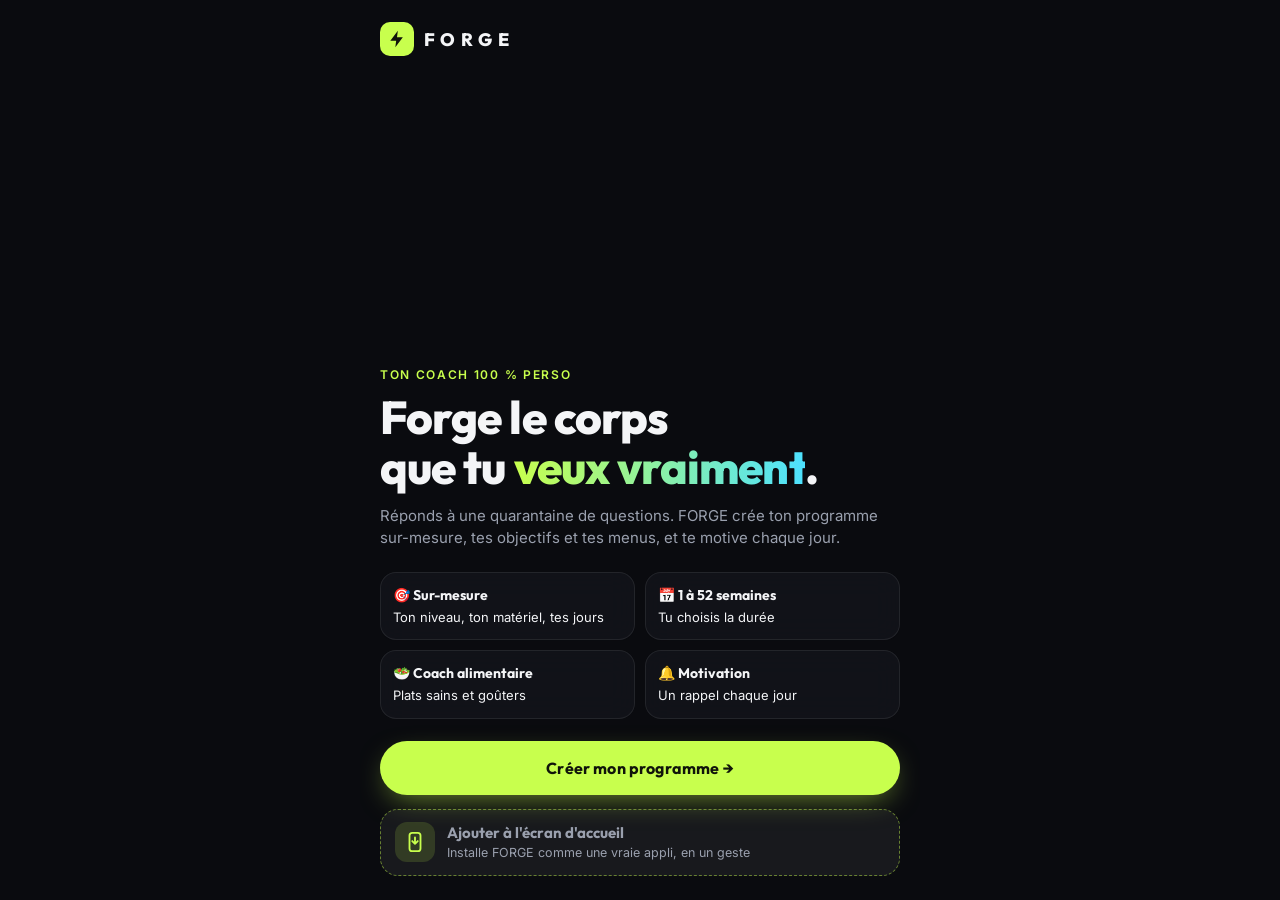
<file: index.html>
<!doctype html>
<html lang="fr">
<head>
  <meta charset="utf-8">
  <meta name="viewport" content="width=device-width, initial-scale=1, viewport-fit=cover">
  <title>FORGE — Ton coach perso</title>
  <meta name="description" content="Programme sportif 100 % personnalisé, objectifs, coach alimentaire et motivation quotidienne.">
  <meta name="theme-color" content="#0a0b0f">
  <meta name="color-scheme" content="dark">
  <!-- PWA / écran d'accueil -->
  <link rel="manifest" href="manifest.webmanifest">
  <meta name="mobile-web-app-capable" content="yes">
  <meta name="apple-mobile-web-app-capable" content="yes">
  <meta name="apple-mobile-web-app-status-bar-style" content="black-translucent">
  <meta name="apple-mobile-web-app-title" content="FORGE">
  <link rel="apple-touch-icon" href="icons/apple-touch-icon.png">
  <link rel="icon" type="image/png" sizes="32x32" href="icons/favicon-32.png">
  <!-- Polices -->
  <link rel="preconnect" href="https://fonts.googleapis.com">
  <link rel="preconnect" href="https://fonts.gstatic.com" crossorigin>
  <link rel="preconnect" href="https://images.unsplash.com">
  <link href="https://fonts.googleapis.com/css2?family=Inter:wght@400;500;600;700&family=Outfit:wght@600;700;800&display=swap" rel="stylesheet">
  <link rel="stylesheet" href="css/style.css">
</head>
<body>
  <main id="app"></main>

  <nav id="tabbar" class="tabbar hidden" aria-label="Navigation principale">
    <a class="tab" data-tab="accueil" href="#/accueil"><svg viewBox="0 0 24 24" fill="none" stroke="currentColor" stroke-width="2" stroke-linecap="round" stroke-linejoin="round"><path d="M3 10.5 12 3l9 7.5V20a1 1 0 0 1-1 1h-5v-6H9v6H4a1 1 0 0 1-1-1z"/></svg>Accueil</a>
    <a class="tab" data-tab="programme" href="#/programme"><svg viewBox="0 0 24 24" fill="none" stroke="currentColor" stroke-width="2" stroke-linecap="round" stroke-linejoin="round"><path d="M6.5 6.5v11M17.5 6.5v11M3 9v6M21 9v6M6.5 12h11"/></svg>Programme</a>
    <a class="tab" data-tab="nutrition" href="#/nutrition"><svg viewBox="0 0 24 24" fill="none" stroke="currentColor" stroke-width="2" stroke-linecap="round" stroke-linejoin="round"><path d="M4 3v8a3 3 0 0 0 3 3v7M10 3v8a3 3 0 0 1-3 3M7 3v5M17 21V3c-2.2 0-4 2.7-4 6s1.8 5 4 5"/></svg>Nutrition</a>
    <a class="tab" data-tab="objectifs" href="#/objectifs"><svg viewBox="0 0 24 24" fill="none" stroke="currentColor" stroke-width="2" stroke-linecap="round"><circle cx="12" cy="12" r="9"/><circle cx="12" cy="12" r="5"/><circle cx="12" cy="12" r="1.5" fill="currentColor"/></svg>Objectifs</a>
    <a class="tab" data-tab="profil" href="#/profil"><svg viewBox="0 0 24 24" fill="none" stroke="currentColor" stroke-width="2" stroke-linecap="round"><circle cx="12" cy="8" r="4"/><path d="M4 21a8 8 0 0 1 16 0"/></svg>Profil</a>
  </nav>

  <div id="toast" class="toast" role="status" aria-live="polite"></div>

  <script src="js/data.js"></script>
  <script src="js/engine.js"></script>
  <script src="js/app.js"></script>
</body>
</html>
</file>
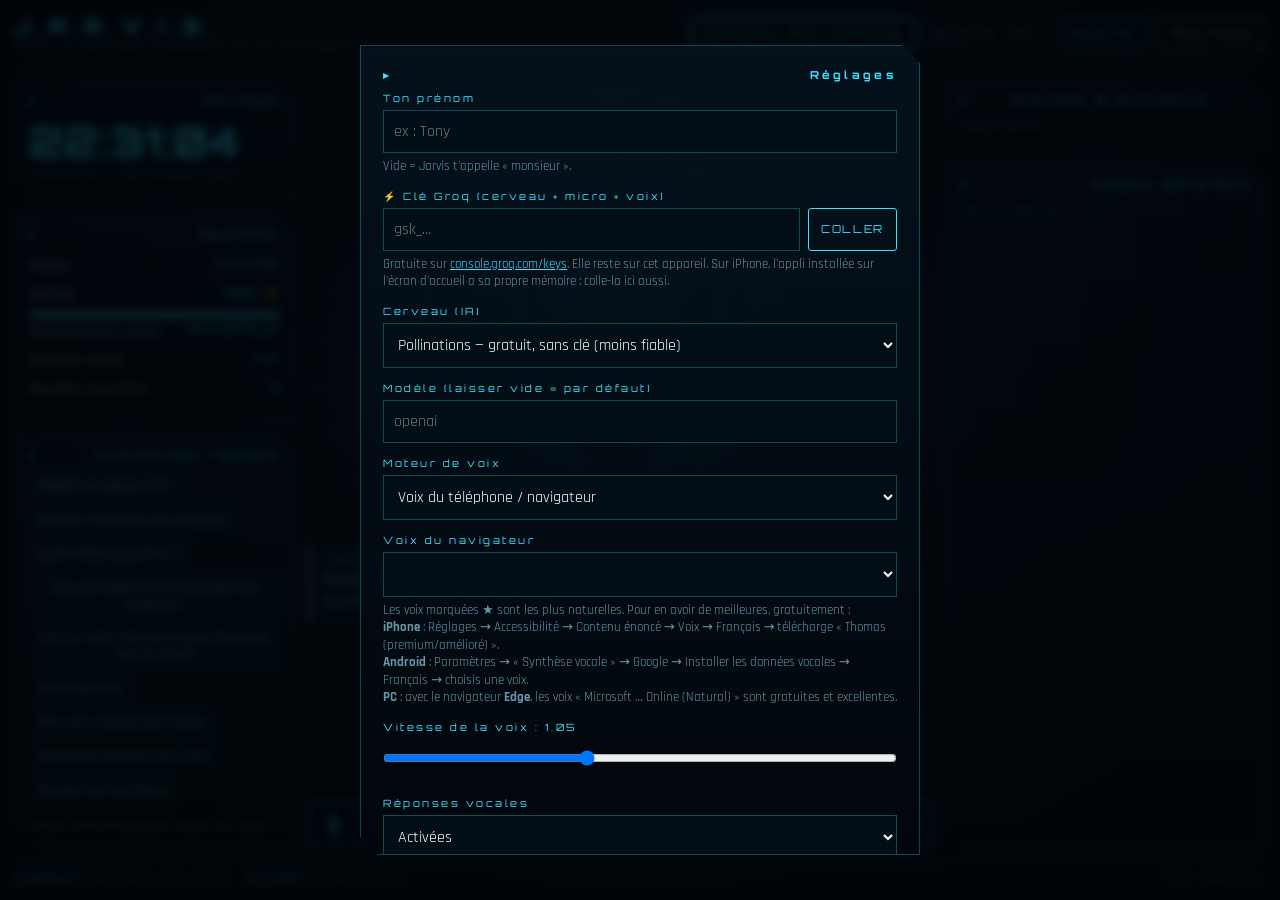
<file: jarvis/index.html>
<!doctype html>
<html lang="fr">
<head>
<meta charset="utf-8">
<meta name="viewport" content="width=device-width, initial-scale=1, viewport-fit=cover">
<title>J.A.R.V.I.S.</title>
<meta name="theme-color" content="#02070d">
<link rel="manifest" href="manifest.webmanifest">
<link rel="apple-touch-icon" href="icon-180.png">
<link rel="icon" href="icon-192.png">
<meta name="apple-mobile-web-app-capable" content="yes">
<meta name="mobile-web-app-capable" content="yes">
<meta name="apple-mobile-web-app-status-bar-style" content="black-translucent">
<meta name="apple-mobile-web-app-title" content="JARVIS">
<link rel="preconnect" href="https://fonts.googleapis.com">
<link rel="preconnect" href="https://fonts.gstatic.com" crossorigin>
<link href="https://fonts.googleapis.com/css2?family=Orbitron:wght@400;600;800&family=Rajdhani:wght@400;500;600&display=swap" rel="stylesheet">
<style>
:root{
  --bg:#02070d; --bg2:#06121c; --cyan:#3fe0ff; --cyan2:#00a8d6; --cyan-dim:rgba(63,224,255,.18);
  --gold:#ffb547; --red:#ff4d5e; --txt:#cfefff; --muted:#6c94a8; --line:rgba(63,224,255,.28);
  --glow:0 0 12px rgba(63,224,255,.55),0 0 32px rgba(63,224,255,.18);
}
*{box-sizing:border-box;margin:0;padding:0}
html,body{height:100%}
body{background:radial-gradient(ellipse at 50% 40%,#0a2433 0%,var(--bg2) 40%,var(--bg) 80%);color:var(--txt);
  font-family:Rajdhani,system-ui,sans-serif;font-size:16px;overflow:hidden}
body::before{content:"";position:fixed;inset:0;pointer-events:none;z-index:0;
  background-image:linear-gradient(var(--cyan-dim) 1px,transparent 1px),linear-gradient(90deg,var(--cyan-dim) 1px,transparent 1px);
  background-size:48px 48px;opacity:.18;mask-image:radial-gradient(ellipse at center,#000 30%,transparent 75%)}
body::after{content:"";position:fixed;inset:0;pointer-events:none;z-index:50;
  background:repeating-linear-gradient(0deg,rgba(0,0,0,.18) 0 1px,transparent 1px 3px);opacity:.35}
.app{position:relative;z-index:1;display:grid;grid-template-columns:280px 1fr 320px;grid-template-rows:auto 1fr auto;height:100%;gap:14px;padding:14px}
header{grid-column:1/-1;display:flex;align-items:center;justify-content:space-between;border-bottom:1px solid var(--line);padding-bottom:10px}
.brand{font-family:Orbitron;font-weight:800;letter-spacing:.35em;font-size:20px;color:var(--cyan);text-shadow:var(--glow)}
.brand small{display:block;font-family:Rajdhani;font-weight:500;letter-spacing:.25em;font-size:11px;color:var(--muted);text-shadow:none}
.hdr-right{display:flex;gap:10px;align-items:center}
.pill{font-family:Orbitron;font-size:11px;letter-spacing:.15em;padding:6px 10px;border:1px solid var(--line);border-radius:3px;color:var(--muted)}
.pill.on{color:var(--cyan);border-color:var(--cyan);box-shadow:var(--glow)}
.btn{font-family:Orbitron;font-size:11px;letter-spacing:.15em;background:transparent;color:var(--cyan);border:1px solid var(--cyan);
  padding:8px 12px;border-radius:3px;cursor:pointer;transition:.2s;text-transform:uppercase}
.btn:hover{background:var(--cyan);color:var(--bg);box-shadow:var(--glow)}
.btn.gold{color:var(--gold);border-color:var(--gold)} .btn.gold:hover{background:var(--gold);color:var(--bg)}

.panel{position:relative;border:1px solid var(--line);background:linear-gradient(180deg,rgba(8,30,44,.55),rgba(2,10,16,.55));
  backdrop-filter:blur(6px);padding:14px;overflow:hidden;clip-path:polygon(0 0,calc(100% - 18px) 0,100% 18px,100% 100%,18px 100%,0 calc(100% - 18px))}
.panel h3{font-family:Orbitron;font-size:11px;letter-spacing:.3em;color:var(--cyan);margin-bottom:10px;display:flex;justify-content:space-between}
.panel h3::before{content:"▸ "}
.side{display:flex;flex-direction:column;gap:14px;min-height:0}
.side .panel{flex:none}
.side .panel.grow{flex:1;min-height:0;display:flex;flex-direction:column}
.scroll{overflow-y:auto;flex:1;min-height:0;scrollbar-width:thin;scrollbar-color:var(--cyan2) transparent}

.clock{font-family:Orbitron;font-size:40px;font-weight:600;color:var(--cyan);text-shadow:var(--glow);letter-spacing:.05em}
.date{color:var(--muted);letter-spacing:.2em;text-transform:uppercase;font-size:13px}
.stat{display:flex;justify-content:space-between;font-size:14px;padding:5px 0;border-bottom:1px dashed rgba(63,224,255,.12)}
.stat b{font-family:Orbitron;font-weight:400;font-size:12px;color:var(--cyan)}
.bar{height:4px;background:rgba(63,224,255,.12);margin-top:4px}
.bar i{display:block;height:100%;background:var(--cyan);box-shadow:var(--glow);transition:width .4s}

.center{display:flex;flex-direction:column;align-items:center;min-height:0;gap:10px}
.core-wrap{position:relative;width:min(46vh,100%);aspect-ratio:1;flex:none;cursor:pointer}
#core{width:100%;height:100%}
.core-label{position:absolute;inset:0;display:flex;flex-direction:column;align-items:center;justify-content:center;pointer-events:none}
.core-label .name{font-family:Orbitron;font-weight:800;letter-spacing:.4em;font-size:clamp(14px,2.6vh,22px);color:#e8fbff;text-shadow:var(--glow);padding-left:.4em}
.core-label .state{font-family:Orbitron;font-size:10px;letter-spacing:.35em;color:var(--cyan);margin-top:6px;padding-left:.35em}
.transcript{min-height:26px;font-size:18px;color:#fff;text-align:center;max-width:700px;text-shadow:0 0 8px rgba(63,224,255,.5)}
.transcript.interim{color:var(--muted)}

.chat{flex:1;width:100%;max-width:820px;min-height:0;display:flex;flex-direction:column}
.msgs{display:flex;flex-direction:column;gap:10px;padding-right:6px}
.msg{max-width:88%;padding:10px 14px;line-height:1.35;font-size:16px;animation:in .35s ease}
.msg.user{align-self:flex-end;border-right:2px solid var(--gold);background:rgba(255,181,71,.07);color:#ffe9c7}
.msg.bot{align-self:flex-start;border-left:2px solid var(--cyan);background:rgba(63,224,255,.06)}
.msg .who{font-family:Orbitron;font-size:9px;letter-spacing:.3em;opacity:.6;margin-bottom:3px}
.msg img{display:block;width:100%;max-width:420px;margin-top:8px;border:1px solid var(--line);min-height:120px;background:#04121b}
.card{display:flex;align-items:center;gap:10px;margin-top:8px;padding:8px 10px;border:1px solid var(--line);background:rgba(0,0,0,.25);font-size:14px}
.card a{color:var(--cyan);text-decoration:none;font-family:Orbitron;font-size:11px;letter-spacing:.1em;border:1px solid var(--cyan);padding:5px 8px;white-space:nowrap}
.card a:hover{background:var(--cyan);color:var(--bg)}
@keyframes in{from{opacity:0;transform:translateY(8px)}to{opacity:1;transform:none}}

.inputbar{width:100%;max-width:820px;display:flex;gap:8px}
.inputbar input{flex:1;background:rgba(2,14,22,.8);border:1px solid var(--line);color:#fff;font:inherit;font-size:16px;padding:12px 14px;outline:none}
.inputbar input:focus{border-color:var(--cyan);box-shadow:var(--glow)}
.mic{width:52px;border:1px solid var(--cyan);background:transparent;color:var(--cyan);cursor:pointer;display:grid;place-items:center}
.mic.live{background:var(--red);border-color:var(--red);color:#fff;box-shadow:0 0 18px var(--red)}
.mic svg{width:22px;height:22px}

.item{display:flex;justify-content:space-between;align-items:center;gap:8px;padding:8px 0;border-bottom:1px dashed rgba(63,224,255,.12)}
.item .t{font-family:Orbitron;font-size:16px;color:var(--gold)}
.item .l{font-size:13px;color:var(--muted)}
.item button{background:none;border:none;color:var(--red);cursor:pointer;font-size:16px}
.empty{color:var(--muted);font-size:13px;font-style:italic}
.gallery{display:grid;grid-template-columns:1fr 1fr;gap:6px}
.gallery img{width:100%;aspect-ratio:1;object-fit:cover;border:1px solid var(--line);cursor:pointer;background:#04121b}
.quick{display:flex;flex-wrap:wrap;gap:6px}
.quick button{font:inherit;font-size:13px;background:rgba(63,224,255,.06);border:1px solid var(--line);color:var(--txt);padding:5px 8px;cursor:pointer}
.quick button:hover{border-color:var(--cyan);color:var(--cyan)}

footer{grid-column:1/-1;display:flex;justify-content:space-between;color:var(--muted);font-size:12px;letter-spacing:.15em;border-top:1px solid var(--line);padding-top:8px}
footer kbd{font-family:Orbitron;border:1px solid var(--line);padding:1px 5px;font-size:10px;color:var(--cyan)}

.modal{position:fixed;inset:0;background:rgba(0,4,8,.8);backdrop-filter:blur(4px);display:none;align-items:center;justify-content:center;z-index:60;padding:16px}
.modal.open{display:flex}
.modal .panel{width:min(560px,100%);max-height:90vh;overflow-y:auto;padding:22px}
.field{margin-bottom:14px}
.field label{display:block;font-family:Orbitron;font-size:10px;letter-spacing:.25em;color:var(--cyan);margin-bottom:6px}
.field input,.field select{width:100%;background:#020e16;border:1px solid var(--line);color:#fff;font:inherit;padding:10px}
.field p{font-size:13px;color:var(--muted);margin-top:5px;line-height:1.35}
.field p a{color:var(--cyan)}
.row{display:flex;gap:10px;justify-content:flex-end;margin-top:8px}
.alarm-overlay{position:fixed;inset:0;z-index:70;display:none;flex-direction:column;align-items:center;justify-content:center;gap:20px;
  background:radial-gradient(circle,rgba(255,77,94,.35),rgba(0,0,0,.9));animation:pulse 1s infinite}
.alarm-overlay.open{display:flex}
.alarm-overlay .big{font-family:Orbitron;font-size:64px;color:#fff;text-shadow:0 0 30px var(--red)}
@keyframes pulse{50%{background-color:rgba(255,77,94,.15)}}

@media (max-width:1100px){
  html,body{height:100%;overflow:hidden}
  body{overscroll-behavior:none;-webkit-tap-highlight-color:transparent}
  .app{display:flex;flex-direction:column;height:100dvh;gap:8px;
    padding:calc(env(safe-area-inset-top) + 10px) 16px calc(env(safe-area-inset-bottom) + 10px)}
  header{flex:none;padding-bottom:8px}
  .brand small{display:none}
  .brand{font-size:16px;letter-spacing:.25em}
  .hdr-right{gap:6px}
  .hdr-right .pill{display:none}
  .btn{padding:8px 9px;font-size:10px;letter-spacing:.08em}
  .mob{display:inline-flex !important}
  .side.left{display:none}
  .center{flex:1;min-height:0;gap:8px}
  .core-wrap{width:min(52vw,26dvh)}
  .transcript{font-size:17px;min-height:22px}
  .chat{min-height:0}
  .msg{max-width:94%;font-size:16px}
  .quick-m{display:flex !important;gap:6px;overflow-x:auto;width:100%;flex:none;scrollbar-width:none;padding-bottom:2px}
  .quick-m::-webkit-scrollbar{display:none}
  .quick-m button{flex:none;font:inherit;font-size:14px;background:rgba(63,224,255,.06);border:1px solid var(--line);color:var(--txt);padding:7px 11px;border-radius:16px}
  .inputbar{flex:none;align-items:center}
  .inputbar input{min-width:0;font-size:16px;padding:12px;border-radius:24px}
  .inputbar .btn{height:46px;width:46px;padding:0;border-radius:50%;font-size:16px}
  .mic{width:62px;height:62px;border-radius:50%;border-width:2px;box-shadow:var(--glow);flex:none}
  .mic svg{width:28px;height:28px}
  .side.right{position:fixed;left:0;right:0;bottom:0;z-index:40;height:72dvh;padding:16px 16px calc(env(safe-area-inset-bottom) + 16px);
    background:#030c13;border-top:1px solid var(--cyan);box-shadow:0 -10px 40px rgba(0,0,0,.7);
    transform:translateY(105%);transition:transform .3s ease}
  .side.right.open{transform:none}
  .drawer-close{display:block !important}
  footer{display:none}
  .gallery{grid-template-columns:1fr 1fr 1fr}
}
</style>
</head>
<body>
<div class="app">
  <header>
    <div class="brand">J.A.R.V.I.S.<small>Juste un Assistant Rudement Vif et Intelligent</small></div>
    <div class="hdr-right">
      <span class="pill" id="pillProvider">—</span>
      <span class="pill" id="pillWake" title="Mode écoute permanente">ÉCOUTE : OFF</span>
      <button class="btn mob" id="btnPanel" style="display:none">⏰ <span id="panelCount">0</span></button>
      <button class="btn" id="btnWake">Écoute</button>
      <button class="btn gold" id="btnSettings">Réglages</button>
    </div>
  </header>

  <aside class="side left">
    <div class="panel">
      <h3>Horloge</h3>
      <div class="clock" id="clock">00:00:00</div>
      <div class="date" id="date">—</div>
    </div>
    <div class="panel">
      <h3>Système</h3>
      <div class="stat"><span>Réseau</span><b id="sNet">—</b></div>
      <div class="stat"><span>Batterie</span><b id="sBat">—</b></div>
      <div class="bar"><i id="sBatBar" style="width:0"></i></div>
      <div class="stat"><span>Reconnaissance vocale</span><b id="sStt">—</b></div>
      <div class="stat"><span>Synthèse vocale</span><b id="sTts">—</b></div>
      <div class="stat"><span>Requêtes aujourd'hui</span><b id="sReq">0</b></div>
    </div>
    <div class="panel grow">
      <h3>Commandes rapides</h3>
      <div class="scroll">
        <div class="quick" id="quick"></div>
        <p class="empty" style="margin-top:12px;font-style:normal;line-height:1.4">
          Astuce : enchaîne plusieurs ordres d'un coup.<br>« Mets une alarme à 7h, cherche les résultats du PSG et crée une image d'un loup en armure. »
        </p>
      </div>
    </div>
  </aside>

  <main class="center">
    <div class="core-wrap" id="coreWrap" title="Clique pour parler">
      <canvas id="core"></canvas>
      <div class="core-label"><div class="name">JARVIS</div><div class="state" id="coreState">EN LIGNE</div></div>
    </div>
    <div class="transcript" id="transcript"></div>
    <div class="chat"><div class="msgs scroll" id="msgs"></div></div>
    <div class="quick-m" id="quickM" style="display:none"></div>
    <form class="inputbar" id="form" autocomplete="off">
      <button type="button" class="mic" id="mic" title="Parler (Espace)">
        <svg viewBox="0 0 24 24" fill="none" stroke="currentColor" stroke-width="2"><rect x="9" y="2" width="6" height="12" rx="3"/><path d="M5 10a7 7 0 0 0 14 0M12 17v5M8 22h8"/></svg>
      </button>
      <input id="input" placeholder="Parle-moi ou écris ici…">
      <button class="btn" type="submit">➤</button>
    </form>
  </main>

  <aside class="side right" id="rightPanel">
    <button class="btn drawer-close" id="btnClosePanel" style="display:none;align-self:flex-end">Fermer ✕</button>
    <div class="panel">
      <h3>Alarmes & minuteurs <span id="alarmCount"></span></h3>
      <div id="alarms"></div>
    </div>
    <div class="panel grow">
      <h3>Images générées</h3>
      <div class="scroll"><div class="gallery" id="gallery"></div><p class="empty" id="galEmpty">Aucune image pour l'instant.</p></div>
    </div>
  </aside>

  <footer>
    <span><kbd>ESPACE</kbd> maintenir pour parler · <kbd>ÉCHAP</kbd> couper la voix</span>
    <span id="foot">Prêt, monsieur.</span>
  </footer>
</div>

<div class="modal" id="settings">
  <div class="panel">
    <h3>Réglages</h3>
    <div class="field">
      <label>Ton prénom</label>
      <input id="cfgName" placeholder="ex : Tony">
      <p>Vide = Jarvis t'appelle « monsieur ».</p>
    </div>
    <div class="field">
      <label>⚡ Clé Groq (cerveau + micro + voix)</label>
      <div style="display:flex;gap:8px"><input id="cfgGroq" type="password" placeholder="gsk_…" style="flex:1"><button class="btn" type="button" id="btnPaste">Coller</button></div>
      <p>Gratuite sur <a href="https://console.groq.com/keys" target="_blank" rel="noopener">console.groq.com/keys</a>. Elle reste sur cet appareil. Sur iPhone, l'appli installée sur l'écran d'accueil a sa propre mémoire : colle-la ici aussi.</p>
    </div>
    <div class="field">
      <label>Cerveau (IA)</label>
      <select id="cfgProvider">
        <option value="gemini">Google Gemini — gratuit, le plus intelligent (clé gratuite)</option>
        <option value="groq">Groq — gratuit, ultra rapide (clé gratuite)</option>
        <option value="pollinations">Pollinations — gratuit, sans clé (moins fiable)</option>
      </select>
    </div>
    <div class="field" id="fKey">
      <label>Clé API</label>
      <input id="cfgKey" type="password" placeholder="Colle ta clé ici">
      <p id="keyHelp"></p>
    </div>
    <div class="field">
      <label>Modèle (laisser vide = par défaut)</label>
      <input id="cfgModel" placeholder="">
    </div>
    <div class="field">
      <label>Moteur de voix</label>
      <select id="cfgTts">
        <option value="azure">🇫🇷 Voix française Microsoft (Henri, Denise…) — recommandé</option>
        <option value="browser">Voix du téléphone / navigateur</option>
        <option value="groq">Voix IA Groq (accent anglais)</option>
      </select>
      <p id="ttsHelp">La voix Groq demande d'accepter une fois ses conditions (gratuit) : <a href="https://console.groq.com/playground?model=canopylabs%2Forpheus-v1-english" target="_blank" rel="noopener">ouvrir la page Groq</a>, puis « Accept ».</p>
    </div>
    <div id="fAzure">
      <div class="field">
        <label>Clé Azure Speech</label>
        <div style="display:flex;gap:8px"><input id="cfgAzureKey" type="password" placeholder="Clé 1 de ta ressource Speech" style="flex:1"><button class="btn" type="button" id="btnPasteAz">Coller</button></div>
        <p>Gratuit (500 000 caractères/mois ≈ 3 000 réponses) :<br>
        1. Crée un compte sur <a href="https://azure.microsoft.com/free" target="_blank" rel="noopener">azure.microsoft.com/free</a>.<br>
        2. Ouvre <a href="https://portal.azure.com/#create/Microsoft.CognitiveServicesSpeechServices" target="_blank" rel="noopener">Créer une ressource Speech</a> → région <b>France Central</b> → tarif <b>Free F0</b> → Créer.<br>
        3. Dans la ressource : « Clés et point de terminaison » → copie la <b>Clé 1</b> ici.</p>
      </div>
      <div class="field">
        <label>Région Azure</label>
        <select id="cfgAzureRegion">
          <option value="francecentral">France Central</option><option value="westeurope">West Europe</option><option value="northeurope">North Europe</option>
          <option value="switzerlandnorth">Switzerland North</option><option value="eastus">East US</option><option value="canadacentral">Canada Central</option>
        </select>
      </div>
      <div class="field">
        <label>Voix française</label>
        <select id="cfgAzureVoice">
          <option value="fr-FR-HenriNeural">Henri (homme, posé) — style Jarvis</option>
          <option value="fr-FR-RemyMultilingualNeural">Rémy (homme, très naturel)</option>
          <option value="fr-FR-AlainNeural">Alain (homme)</option>
          <option value="fr-FR-ClaudeNeural">Claude (homme, grave)</option>
          <option value="fr-FR-JeromeNeural">Jérôme (homme)</option>
          <option value="fr-FR-YvesNeural">Yves (homme)</option>
          <option value="fr-FR-DeniseNeural">Denise (femme)</option>
          <option value="fr-FR-VivienneMultilingualNeural">Vivienne (femme, très naturelle)</option>
          <option value="fr-FR-EloiseNeural">Éloïse (femme, jeune)</option>
          <option value="fr-CA-ThierryNeural">Thierry (Québec)</option>
          <option value="fr-BE-GerardNeural">Gérard (Belgique)</option>
          <option value="fr-CH-FabriceNeural">Fabrice (Suisse)</option>
        </select>
        <div class="row" style="justify-content:flex-start"><button class="btn" type="button" id="btnTestVoice">▶ Tester la voix</button></div>
      </div>
    </div>
    <div class="field" id="fGroqVoice">
      <label>Voix Groq</label>
      <select id="cfgGroqVoice">
        <option value="daniel">Daniel (homme, posé)</option><option value="austin">Austin (homme)</option><option value="troy">Troy (homme, grave)</option>
        <option value="diana">Diana (femme)</option><option value="hannah">Hannah (femme)</option><option value="autumn">Autumn (femme)</option>
      </select>
    </div>
    <div class="field" id="fBrowserVoice">
      <label>Voix du navigateur</label>
      <select id="cfgVoice"></select>
      <p>Les voix marquées ★ sont les plus naturelles. Pour en avoir de meilleures, gratuitement :<br>
      <b>iPhone</b> : Réglages → Accessibilité → Contenu énoncé → Voix → Français → télécharge « Thomas (premium/amélioré) ».<br>
      <b>Android</b> : Paramètres → « Synthèse vocale » → Google → Installer les données vocales → Français → choisis une voix.<br>
      <b>PC</b> : avec le navigateur <b>Edge</b>, les voix « Microsoft … Online (Natural) » sont gratuites et excellentes.</p>
    </div>
    <div class="field">
      <label>Vitesse de la voix : <span id="rateVal">1.05</span></label>
      <input id="cfgRate" type="range" min="0.7" max="1.6" step="0.05">
    </div>
    <div class="field">
      <label>Réponses vocales</label>
      <select id="cfgSpeak"><option value="1">Activées</option><option value="0">Désactivées</option></select>
    </div>
    <div class="row">
      <button class="btn" id="btnClear">Effacer la mémoire</button>
      <button class="btn gold" id="btnSave">Enregistrer</button>
    </div>
  </div>
</div>

<div class="alarm-overlay" id="alarmOverlay">
  <div class="big" id="alarmTime">07:00</div>
  <div id="alarmLabel" style="font-size:22px;letter-spacing:.2em"></div>
  <button class="btn gold" id="btnStopAlarm" style="font-size:16px;padding:14px 26px">Arrêter</button>
</div>

<script>
(() => {
'use strict';
const $ = (id) => document.getElementById(id);
const isMobile = matchMedia('(pointer:coarse)').matches || /Android|iPhone|iPad/i.test(navigator.userAgent);
const LS = {
  get(k, d) { try { const v = localStorage.getItem('jarvis_' + k); return v == null ? d : JSON.parse(v); } catch { return d; } },
  set(k, v) { try { localStorage.setItem('jarvis_' + k, JSON.stringify(v)); } catch {} }
};

/* ================= CONFIG ================= */
const PROVIDERS = {
  gemini: { label: 'GEMINI', model: 'gemini-2.5-flash', needsKey: true,
    help: 'Gratuit : va sur <a href="https://aistudio.google.com/apikey" target="_blank" rel="noopener">aistudio.google.com/apikey</a>, connecte-toi avec ton compte Google, « Create API key », copie-la ici. Quota gratuit de plusieurs centaines de requêtes par jour.' },
  groq: { label: 'GROQ', model: 'openai/gpt-oss-120b', needsKey: true,
    help: 'Gratuit : crée un compte sur <a href="https://console.groq.com/keys" target="_blank" rel="noopener">console.groq.com/keys</a>, « Create API Key », copie-la ici. Très rapide, quota gratuit quotidien.' },
  pollinations: { label: 'POLLINATIONS', model: 'openai', needsKey: false,
    help: 'Aucune clé nécessaire. Service communautaire gratuit : parfois lent ou saturé.' }
};
let cfg = Object.assign({ name: '', provider: 'pollinations', keys: {}, models: {}, voice: '', rate: 1.05, speak: true, tts: 'browser', groqVoice: 'daniel', azureKey: '', azureRegion: 'francecentral', azureVoice: 'fr-FR-HenriNeural' }, LS.get('cfg', {}));
// Migration : l'ancienne voix par défaut (Groq, accent anglais) → voix française
if (!cfg.ttsV2) { cfg.ttsV2 = true; if (cfg.tts === 'groq') cfg.tts = cfg.azureKey ? 'azure' : 'browser'; }
const groqKey = () => (cfg.keys.groq || '').trim();
let history = LS.get('history', []);
let alarms = LS.get('alarms', []);
let images = LS.get('images', []);

/* ================= UI HELPERS ================= */
const msgs = $('msgs');
const esc = (s) => String(s ?? '').replace(/[&<>"']/g, (c) => ({ '&': '&amp;', '<': '&lt;', '>': '&gt;', '"': '&quot;', "'": '&#39;' }[c]));
const title = () => cfg.name ? cfg.name : 'monsieur';

function addMsg(role, text, extraNodes = []) {
  const d = document.createElement('div');
  d.className = 'msg ' + role;
  d.innerHTML = `<div class="who">${role === 'user' ? (esc(cfg.name) || 'VOUS').toUpperCase() : 'JARVIS'}</div><div class="txt"></div>`;
  d.querySelector('.txt').textContent = text;
  extraNodes.forEach((n) => d.appendChild(n));
  msgs.appendChild(d);
  msgs.scrollTop = msgs.scrollHeight;
  return d;
}
function card(text, href, linkText) {
  const c = document.createElement('div');
  c.className = 'card';
  c.innerHTML = `<span style="flex:1">${esc(text)}</span>`;
  if (href) {
    const a = document.createElement('a');
    a.href = href; a.target = '_blank'; a.rel = 'noopener'; a.textContent = linkText || 'OUVRIR';
    c.appendChild(a);
  }
  return c;
}
function setState(s) { $('coreState').textContent = s; coreMode = s; }
function foot(t) { $('foot').textContent = t; }

/* ================= CLOCK & SYSTEM ================= */
function tick() {
  const n = new Date();
  $('clock').textContent = n.toLocaleTimeString('fr-FR');
  $('date').textContent = n.toLocaleDateString('fr-FR', { weekday: 'long', day: 'numeric', month: 'long', year: 'numeric' });
  checkAlarms(n);
}
function netStat() { $('sNet').textContent = navigator.onLine ? 'EN LIGNE' : 'HORS LIGNE'; }
addEventListener('online', netStat); addEventListener('offline', netStat); netStat();
if (navigator.getBattery) navigator.getBattery().then((b) => {
  const up = () => { $('sBat').textContent = Math.round(b.level * 100) + '%' + (b.charging ? ' ⚡' : ''); $('sBatBar').style.width = b.level * 100 + '%'; };
  b.addEventListener('levelchange', up); b.addEventListener('chargingchange', up); up();
}); else $('sBat').textContent = 'N/D';
function countReq() {
  const k = new Date().toDateString();
  const r = LS.get('req', { d: k, n: 0 });
  if (r.d !== k) { r.d = k; r.n = 0; }
  r.n++; LS.set('req', r); $('sReq').textContent = r.n;
}
{ const r = LS.get('req', null); if (r && r.d === new Date().toDateString()) $('sReq').textContent = r.n; }

/* ================= ARC REACTOR CANVAS ================= */
const cv = $('core'), cx = cv.getContext('2d');
let speakLevel = 0, coreMode = 'EN LIGNE', level = 0, targetLevel = 0, t0 = performance.now();
function resize() { const r = cv.getBoundingClientRect(); const dpr = Math.min(devicePixelRatio || 1, 2); cv.width = r.width * dpr; cv.height = r.height * dpr; }
addEventListener('resize', resize); resize();
const particles = Array.from({ length: 90 }, () => ({ a: Math.random() * Math.PI * 2, r: .55 + Math.random() * .4, s: (Math.random() - .5) * .006, z: Math.random() }));
function draw(now) {
  const W = cv.width, H = cv.height, R = Math.min(W, H) / 2, t = (now - t0) / 1000;
  cx.clearRect(0, 0, W, H);
  cx.save(); cx.translate(W / 2, H / 2);
  const speaking = coreMode === 'PARLE', listening = coreMode === 'ÉCOUTE', thinking = coreMode === 'ANALYSE';
  if (speaking) targetLevel = ttsSource ? .15 + speakLevel * .9 : .35 + Math.abs(Math.sin(t * 9)) * .4 * Math.random() + .15;
  else if (!listening) targetLevel = thinking ? .25 + Math.sin(t * 4) * .1 : .08 + Math.sin(t * 1.5) * .04;
  level += (targetLevel - level) * .18;
  const col = listening ? '255,181,71' : '63,224,255';
  // glow
  const g = cx.createRadialGradient(0, 0, 0, 0, 0, R);
  g.addColorStop(0, `rgba(${col},${.35 + level * .5})`); g.addColorStop(.35, `rgba(${col},.08)`); g.addColorStop(1, 'rgba(0,0,0,0)');
  cx.fillStyle = g; cx.beginPath(); cx.arc(0, 0, R, 0, Math.PI * 2); cx.fill();
  cx.shadowColor = `rgba(${col},.9)`; cx.shadowBlur = 14;
  // rings
  const ring = (rad, w, a0, len, segs, speed, alpha) => {
    cx.lineWidth = w; cx.strokeStyle = `rgba(${col},${alpha})`;
    for (let i = 0; i < segs; i++) {
      const a = a0 + t * speed + (i * Math.PI * 2) / segs;
      cx.beginPath(); cx.arc(0, 0, rad, a, a + len); cx.stroke();
    }
  };
  ring(R * .92, R * .012, 0, .9, 3, .15, .5);
  ring(R * .84, R * .03, .3, .35, 8, -.35 - level, .75);
  ring(R * .74, R * .008, 0, Math.PI * 2, 1, 0, .4);
  ring(R * .66, R * .05, 0, .18, 18, .5 + level * 2, .55);
  // ticks
  cx.lineWidth = R * .006; cx.strokeStyle = `rgba(${col},.6)`;
  for (let i = 0; i < 72; i++) {
    const a = (i / 72) * Math.PI * 2 - t * .05, l = i % 6 === 0 ? .06 : .025;
    cx.beginPath(); cx.moveTo(Math.cos(a) * R * .97, Math.sin(a) * R * .97); cx.lineTo(Math.cos(a) * R * (.97 - l), Math.sin(a) * R * (.97 - l)); cx.stroke();
  }
  // waveform ring
  cx.beginPath(); cx.lineWidth = R * .012; cx.strokeStyle = `rgba(${col},.95)`;
  for (let i = 0; i <= 128; i++) {
    const a = (i / 128) * Math.PI * 2;
    const amp = level * R * .12 * (Math.sin(a * 6 + t * 7) * .6 + Math.sin(a * 13 - t * 11) * .4);
    const rr = R * .5 + amp;
    i ? cx.lineTo(Math.cos(a) * rr, Math.sin(a) * rr) : cx.moveTo(Math.cos(a) * rr, Math.sin(a) * rr);
  }
  cx.closePath(); cx.stroke();
  // triangle core
  cx.lineWidth = R * .02; cx.strokeStyle = `rgba(${col},.8)`;
  cx.beginPath();
  for (let i = 0; i < 3; i++) { const a = -Math.PI / 2 + i * Math.PI * 2 / 3 + t * .2; const rr = R * (.36 + level * .05); i ? cx.lineTo(Math.cos(a) * rr, Math.sin(a) * rr) : cx.moveTo(Math.cos(a) * rr, Math.sin(a) * rr); }
  cx.closePath(); cx.stroke();
  // particles
  cx.shadowBlur = 6;
  particles.forEach((p) => {
    p.a += p.s * (1 + level * 4);
    const rr = R * p.r;
    cx.fillStyle = `rgba(${col},${.3 + p.z * .6})`;
    cx.beginPath(); cx.arc(Math.cos(p.a) * rr, Math.sin(p.a) * rr, R * .006 * (1 + p.z), 0, Math.PI * 2); cx.fill();
  });
  cx.restore();
  requestAnimationFrame(draw);
}
requestAnimationFrame(draw);

/* ================= AUDIO (beeps + mic level) ================= */
let actx;
let ttsUnlocked = false;
function audio() {
  if (!actx) actx = new (window.AudioContext || window.webkitAudioContext)();
  if (actx.state === 'suspended') actx.resume();
  // iPhone/Safari : la voix doit être « débloquée » par un premier geste de l'utilisateur
  if (!ttsUnlocked && window.speechSynthesis) { ttsUnlocked = true; try { const u = new SpeechSynthesisUtterance(' '); u.volume = 0; speechSynthesis.speak(u); } catch {} }
  return actx;
}
function beep(freq = 880, dur = .12, vol = .08) {
  try {
    const a = audio(), o = a.createOscillator(), g = a.createGain();
    o.type = 'sine'; o.frequency.value = freq; g.gain.value = vol;
    g.gain.exponentialRampToValueAtTime(.0001, a.currentTime + dur);
    o.connect(g).connect(a.destination); o.start(); o.stop(a.currentTime + dur);
  } catch {}
}
let micAnalyser, micData, micStream;
async function getMic() {
  if (micStream && micStream.getAudioTracks().some((t) => t.readyState === 'live')) return micStream;
  micStream = await navigator.mediaDevices.getUserMedia({ audio: { echoCancellation: true, noiseSuppression: true, autoGainControl: true } });
  const a = audio(); micAnalyser = a.createAnalyser(); micAnalyser.fftSize = 1024;
  a.createMediaStreamSource(micStream).connect(micAnalyser); micData = new Uint8Array(micAnalyser.frequencyBinCount);
  return micStream;
}
(function meterLoop() {
  if (micAnalyser && coreMode === 'ÉCOUTE') { micAnalyser.getByteFrequencyData(micData); let sum = 0; for (const v of micData) sum += v; targetLevel = Math.min(1, sum / micData.length / 40); }
  requestAnimationFrame(meterLoop);
})();
// L'indicateur du réacteur avec la reco du navigateur : seulement sur ordinateur (sur mobile, ça bloque le micro)
async function startMeter() { if (isMobile || micStream) return; try { await getMic(); } catch {} }

/* ================= TEXT-TO-SPEECH ================= */
const synth = window.speechSynthesis;
let voices = [];
function loadVoices() {
  if (!synth) { $('sTts').textContent = 'N/D'; return; }
  const GOOD = /natural|online|neural|premium|enhanced|amélioré|wavenet|studio|siri/i;
  const score = (v) => (GOOD.test(v.name) ? 10 : 0) + (/fr-FR/i.test(v.lang) ? 3 : 0) + (/henri|remy|rémy|thomas|paul|alain|claude|jerome|yves|male|homme/i.test(v.name) ? 2 : 0) + (v.localService ? 0 : 1);
  voices = synth.getVoices().filter((v) => /^fr/i.test(v.lang));
  if (!voices.length) voices = synth.getVoices();
  voices.sort((a, b) => score(b) - score(a));
  const sel = $('cfgVoice'); sel.innerHTML = '';
  voices.forEach((v) => { const o = document.createElement('option'); o.value = v.name; o.textContent = `${GOOD.test(v.name) ? '★ ' : ''}${v.name} (${v.lang})`; sel.appendChild(o); });
  if (!cfg.voice || !voices.some((v) => v.name === cfg.voice) || (!cfg.voicePicked && voices[0] && score(voices[0]) >= 10)) {
    if (voices[0]) cfg.voice = voices[0].name;
  }
  sel.value = cfg.voice;
  $('sTts').textContent = voices.length ? 'OK' : 'N/D';
}
if (synth) { loadVoices(); synth.onvoiceschanged = loadVoices; }
const cleanForSpeech = (t) => t.replace(/[\u{1F300}-\u{1FAFF}\u{2600}-\u{27BF}*_#`]/gu, '').replace(/https?:\/\/\S+/g, 'le lien').trim();
let ttsSource = null, ttsToken = 0, groqTtsWarned = false;
function stopSpeaking() { ttsToken++; try { ttsSource && ttsSource.stop(); } catch {} ttsSource = null; synth && synth.cancel(); }
function chunkText(t, max = 180) {
  const parts = t.match(/[^.!?;:]+[.!?;:]*\s*/g) || [t], out = [];
  let cur = '';
  for (let p of parts) {
    while (p.length > max) { const i = p.lastIndexOf(' ', max) > 40 ? p.lastIndexOf(' ', max) : max; out.push((cur + p.slice(0, i)).trim()); cur = ''; p = p.slice(i); }
    if ((cur + p).length > max) { if (cur.trim()) out.push(cur.trim()); cur = p; } else cur += p;
  }
  if (cur.trim()) out.push(cur.trim());
  return out;
}
async function groqTTS(chunk) {
  const r = await fetch('https://api.groq.com/openai/v1/audio/speech', {
    method: 'POST', headers: { 'Content-Type': 'application/json', Authorization: 'Bearer ' + groqKey() },
    body: JSON.stringify({ model: 'canopylabs/orpheus-v1-english', voice: cfg.groqVoice || 'daniel', input: chunk, response_format: 'wav' })
  });
  if (!r.ok) { let m = 'Erreur voix ' + r.status; try { const j = await r.json(); m = j.error?.message || m; if (j.error?.code === 'model_terms_required') m = 'TERMS'; } catch {} throw new Error(m); }
  return audio().decodeAudioData(await r.arrayBuffer());
}
const xmlEsc = (t) => t.replace(/[<>&'"]/g, (c) => ({ '<': '&lt;', '>': '&gt;', '&': '&amp;', "'": '&apos;', '"': '&quot;' }[c]));
async function azureTTS(chunk) {
  const rate = Math.round((cfg.rate - 1) * 100);
  const lang = (cfg.azureVoice || 'fr-FR-HenriNeural').slice(0, 5);
  const ssml = `<speak version='1.0' xml:lang='${lang}'><voice name='${cfg.azureVoice || 'fr-FR-HenriNeural'}'><prosody rate='${rate >= 0 ? '+' : ''}${rate}%' pitch='-2%'>${xmlEsc(chunk)}</prosody></voice></speak>`;
  const r = await fetch(`https://${cfg.azureRegion || 'francecentral'}.tts.speech.microsoft.com/cognitiveservices/v1`, {
    method: 'POST',
    headers: { 'Ocp-Apim-Subscription-Key': (cfg.azureKey || '').trim(), 'Content-Type': 'application/ssml+xml', 'X-Microsoft-OutputFormat': 'audio-24khz-48kbitrate-mono-mp3' },
    body: ssml
  });
  if (!r.ok) throw new Error(r.status === 401 ? 'clé Azure refusée (vérifie la clé et la région)' : r.status === 429 ? 'quota gratuit Azure atteint' : 'erreur Azure ' + r.status);
  return audio().decodeAudioData(await r.arrayBuffer());
}
function speakGroq(text) { return speakAI(text, groqTTS, 180); }
function speakAzure(text) { return speakAI(text, azureTTS, 900); }
async function speakAI(text, fetcher, max) {
  const my = ++ttsToken, a = audio();
  const chunks = chunkText(text, max);
  let next = fetcher(chunks[0]);
  for (let i = 0; i < chunks.length; i++) {
    const buf = await next;
    if (my !== ttsToken) return;
    if (i + 1 < chunks.length) next = fetcher(chunks[i + 1]);
    await new Promise((res) => {
      const src = a.createBufferSource(), an = a.createAnalyser(); an.fftSize = 256;
      src.buffer = buf; src.connect(an); an.connect(a.destination); ttsSource = src;
      const d = new Uint8Array(an.frequencyBinCount);
      setState('PARLE');
      (function lvl() { if (ttsSource !== src) return; an.getByteFrequencyData(d); let s = 0; for (const v of d) s += v; speakLevel = Math.min(1, s / d.length / 50); requestAnimationFrame(lvl); })();
      src.onended = () => { if (ttsSource === src) ttsSource = null; res(); };
      src.start();
    });
    if (my !== ttsToken) return;
  }
}
async function speak(text) {
  if (!cfg.speak || !text) return;
  const clean = cleanForSpeech(text);
  if (!clean) return;
  stopSpeaking();
  pauseRecognition();
  try {
    if (cfg.tts === 'azure' && (cfg.azureKey || '').trim()) {
      try { await speakAzure(clean); return; }
      catch (e) { if (!groqTtsWarned) { groqTtsWarned = true; addMsg('bot', 'Voix Microsoft indisponible : ' + e.message + '. Je prends la voix du téléphone.'); } }
    }
    if (cfg.tts === 'groq' && groqKey()) {
      try { await speakGroq(clean); return; }
      catch (e) {
        if (!groqTtsWarned) {
          groqTtsWarned = true;
          const b = addMsg('bot', e.message === 'TERMS' ? 'La voix Groq n\'est pas encore activée : acceptez ses conditions (gratuit, une seule fois), je prends la voix du téléphone en attendant.' : 'Voix Groq indisponible (' + e.message + '), je prends la voix du téléphone.');
          if (e.message === 'TERMS') b.appendChild(card('Activer la voix Groq : ouvrez la page, puis cliquez sur « Accept ».', 'https://console.groq.com/playground?model=canopylabs%2Forpheus-v1-english', 'ACTIVER'));
        }
      }
    }
    await speakBrowser(clean);
  } finally {
    setState(wakeMode ? 'EN VEILLE' : 'EN LIGNE');
    resumeRecognition();
  }
}
function speakBrowser(text) {
  return new Promise((res) => {
    if (!synth || !cfg.speak || !text) return res();
    synth.cancel();
    const u = new SpeechSynthesisUtterance(text);
    const v = voices.find((x) => x.name === cfg.voice); if (v) { u.voice = v; u.lang = v.lang; } else u.lang = 'fr-FR';
    u.rate = cfg.rate; u.pitch = .9;
    u.onstart = () => setState('PARLE');
    u.onend = res; u.onerror = res;
    synth.speak(u);
  });
}

/* ================= SPEECH RECOGNITION ================= */
const SR = window.SpeechRecognition || window.webkitSpeechRecognition;
let rec = null, recActive = false, wakeMode = false, pttMode = false, pttRec = false, recPaused = false, finalText = '';
const sttLabel = () => { $('sStt').textContent = groqKey() ? 'WHISPER (GROQ)' : SR ? 'NAVIGATEUR' : 'N/D'; };
sttLabel();
function makeRec() {
  const r = new SR();
  r.lang = 'fr-FR'; r.interimResults = true; r.continuous = true; r.maxAlternatives = 1;
  r.onresult = (e) => {
    let interim = '';
    for (let i = e.resultIndex; i < e.results.length; i++) {
      const tx = e.results[i][0].transcript;
      if (e.results[i].isFinal) handleFinal(tx); else interim += tx;
    }
    const tr = $('transcript');
    tr.textContent = (pttMode ? finalText + ' ' : '') + interim; tr.className = 'transcript interim';
  };
  r.onerror = (e) => { if (e.error === 'not-allowed') { foot('Micro refusé : autorise-le dans le navigateur.'); wakeMode = false; updateWake(); } };
  r.onend = () => {
    recActive = false;
    if (pttMode) { if (pttRec) { pttRec = false; finishPTT(); } return; }
    if (wakeMode && !recPaused) setTimeout(startRec, 250);
  };
  return r;
}
function startRec() {
  if (!SR || recActive) return;
  // Sur mobile, en mode « toucher pour parler », la reco s'arrête toute seule quand tu te tais → envoi automatique
  try { rec = rec || makeRec(); rec.continuous = !(isMobile && pttMode); rec.start(); recActive = true; } catch {}
}
function stopRec() { if (rec && recActive) try { rec.stop(); } catch {} }
function pauseRecognition() { recPaused = true; if (wakeMode) stopRec(); }
function resumeRecognition() { recPaused = false; if (wakeMode && !recActive) setTimeout(startRec, 300); }

let wakeArmedUntil = 0;
function handleFinal(tx) {
  tx = tx.trim(); if (!tx) return;
  if (pttMode) { finalText += ' ' + tx; return; }
  if (!wakeMode) return;
  const m = tx.match(/\b(jarvis|jarvice|jarvi|j\.a\.r\.v\.i\.s)\b[\s,!.]*(.*)/i);
  if (m) {
    const rest = m[2].trim();
    if (rest.length > 2) send(rest);
    else { wakeArmedUntil = Date.now() + 8000; beep(1046, .1); speak('Oui, ' + title() + ' ?'); }
  } else if (Date.now() < wakeArmedUntil) { wakeArmedUntil = 0; send(tx); }
}
/* ---- Micro via Groq Whisper (marche sur iPhone, Android et PC, même appli installée) ---- */
const useWhisper = () => !!groqKey() && !!navigator.mediaDevices && !!window.MediaRecorder;
let wRec = null, wState = null;
function pickMime() {
  for (const m of ['audio/webm;codecs=opus', 'audio/webm', 'audio/mp4', 'audio/ogg;codecs=opus', 'audio/aac']) if (MediaRecorder.isTypeSupported && MediaRecorder.isTypeSupported(m)) return m;
  return '';
}
async function startWhisper() {
  if (wRec) return;
  stopSpeaking();
  audio();
  if (wakeMode) stopRec();
  let stream;
  try { stream = await getMic(); }
  catch (e) { foot('Micro refusé : autorise-le dans les réglages du téléphone / navigateur.'); addMsg('bot', 'Je n\'ai pas accès au micro, ' + title() + '. Autorisez-le dans les réglages du navigateur, puis réessayez.'); return; }
  const mime = pickMime();
  const chunks = [];
  try { wRec = mime ? new MediaRecorder(stream, { mimeType: mime }) : new MediaRecorder(stream); }
  catch { wRec = new MediaRecorder(stream); }
  const type = (wRec.mimeType || mime || 'audio/webm').split(';')[0];
  wState = { spoke: false, start: performance.now(), lastVoice: performance.now(), cancelled: false };
  wRec.ondataavailable = (e) => { if (e.data && e.data.size) chunks.push(e.data); };
  wRec.onstop = async () => {
    const st = wState; wRec = null; wState = null;
    $('mic').classList.remove('live'); beep(440, .08);
    if (st.cancelled || !st.spoke || !chunks.length) { setState(wakeMode ? 'EN VEILLE' : 'EN LIGNE'); if (!st.spoke) foot('Je n\'ai rien entendu.'); if (wakeMode) setTimeout(startRec, 300); return; }
    setState('ANALYSE'); foot('Transcription…');
    try {
      const ext = type.includes('mp4') || type.includes('aac') ? 'm4a' : type.includes('ogg') ? 'ogg' : 'webm';
      const fd = new FormData();
      fd.append('file', new Blob(chunks, { type }), 'voix.' + ext);
      fd.append('model', 'whisper-large-v3-turbo'); fd.append('language', 'fr'); fd.append('temperature', '0'); fd.append('response_format', 'json');
      const r = await fetch('https://api.groq.com/openai/v1/audio/transcriptions', { method: 'POST', headers: { Authorization: 'Bearer ' + groqKey() }, body: fd });
      const j = await r.json().catch(() => ({}));
      if (!r.ok) throw new Error(j.error?.message || 'Erreur ' + r.status);
      const text = (j.text || '').trim();
      setState(wakeMode ? 'EN VEILLE' : 'EN LIGNE');
      if (!text || /amara\.org|sous-titr|merci d'avoir regardé/i.test(text)) { foot('Je n\'ai pas compris, réessayez.'); }
      else send(text);
    } catch (e) {
      setState('EN LIGNE'); addMsg('bot', 'La transcription a échoué : ' + (e.message || e));
    }
    if (wakeMode) setTimeout(startRec, 300);
  };
  wRec.start(250);
  $('mic').classList.add('live'); setState('ÉCOUTE'); beep(660, .08);
  try { navigator.vibrate && navigator.vibrate(30); } catch {}
  foot('Je vous écoute…');
  // Détection de silence : on coupe tout seul quand vous avez fini de parler
  const buf = new Float32Array(micAnalyser.fftSize);
  let floor = 0.01;
  (function watch() {
    if (!wRec || !wState) return;
    micAnalyser.getFloatTimeDomainData(buf);
    let sum = 0; for (const v of buf) sum += v * v;
    const rms = Math.sqrt(sum / buf.length), now = performance.now(), el = now - wState.start;
    if (el < 300) floor = Math.max(floor, rms);
    if (rms > Math.max(0.02, floor * 2.2)) { wState.spoke = true; wState.lastVoice = now; }
    if ((wState.spoke && now - wState.lastVoice > 1400) || el > 30000 || (!wState.spoke && el > 8000)) { stopWhisper(); return; }
    requestAnimationFrame(watch);
  })();
}
function stopWhisper() { if (wRec && wRec.state !== 'inactive') { try { wRec.requestData(); } catch {} wRec.stop(); } }
// Sur PC, si on maintient Espace, on considère qu'on a parlé même si le niveau est faible
function stopWhisperManual() { if (wState) wState.spoke = wState.spoke || performance.now() - wState.start > 700; stopWhisper(); }

function startPTT() {
  if (useWhisper()) { startWhisper(); return; }
  if (!SR) { foot('Micro : ajoute ta clé Groq dans Réglages (ou utilise Chrome / Edge).'); openSettings(); return; }
  if (pttMode) return;
  stopSpeaking();
  audio(); startMeter();
  pttMode = true; finalText = '';
  try { navigator.vibrate && navigator.vibrate(30); } catch {}
  if (wakeMode) stopRec();
  $('mic').classList.add('live'); setState('ÉCOUTE'); beep(660, .08);
  setTimeout(() => { if (!pttMode) return; recActive = false; pttRec = true; startRec(); }, wakeMode ? 350 : 0);
}
function stopPTT() { if (wRec) { stopWhisperManual(); return; } if (!pttMode) return; if (pttRec) stopRec(); else finishPTT(); }
function finishPTT() {
  pttMode = false; $('mic').classList.remove('live'); beep(440, .08);
  const text = finalText.trim() || $('transcript').textContent.trim();
  $('transcript').textContent = '';
  setState(wakeMode ? 'EN VEILLE' : 'EN LIGNE');
  if (text) send(text);
  if (wakeMode) setTimeout(startRec, 300);
}
function updateWake() {
  $('pillWake').textContent = 'ÉCOUTE : ' + (wakeMode ? 'ON' : 'OFF');
  $('pillWake').classList.toggle('on', wakeMode);
  setState(wakeMode ? 'EN VEILLE' : 'EN LIGNE');
}
$('btnWake').onclick = () => {
  if (!SR) return foot('Reconnaissance vocale indisponible : utilise Chrome ou Edge.');
  audio(); startMeter();
  wakeMode = !wakeMode; updateWake();
  if (wakeMode) { startRec(); speak(`Mode écoute activé. Dites « Jarvis » suivi de votre demande, ${title()}.`); }
  else stopRec();
};
// Click mic = toggle; hold space = push-to-talk
const toggleTalk = () => (pttMode || wRec ? stopPTT() : startPTT());
$('mic').onclick = toggleTalk;
$('coreWrap').onclick = toggleTalk;
let spaceDown = false;
addEventListener('keydown', (e) => {
  if (e.code === 'Space' && document.activeElement.tagName !== 'INPUT' && !e.repeat && !$('settings').classList.contains('open')) { e.preventDefault(); spaceDown = true; startPTT(); }
  if (e.key === 'Escape') stopSpeaking();
});
addEventListener('keyup', (e) => { if (e.code === 'Space' && spaceDown) { spaceDown = false; stopPTT(); } });

/* ================= ALARMS ================= */
function saveAlarms() { LS.set('alarms', alarms); renderAlarms(); }
function renderAlarms() {
  const box = $('alarms'); box.innerHTML = '';
  $('panelCount').textContent = alarms.length;
  if (!alarms.length) { box.innerHTML = '<p class="empty">Aucune alarme.</p>'; $('alarmCount').textContent = ''; return; }
  $('alarmCount').textContent = alarms.length;
  alarms.sort((a, b) => a.at - b.at).forEach((a) => {
    const d = new Date(a.at), it = document.createElement('div'); it.className = 'item';
    const isToday = d.toDateString() === new Date().toDateString();
    const rem = a.kind === 'timer' ? ' · reste ' + fmtDur(Math.max(0, (a.at - Date.now()) / 1000)) : '';
    it.innerHTML = `<div><div class="t">${d.toLocaleTimeString('fr-FR', { hour: '2-digit', minute: '2-digit' })}</div><div class="l">${a.kind === 'timer' ? '⏱ Minuteur' : '⏰ ' + (isToday ? "Aujourd'hui" : d.toLocaleDateString('fr-FR', { weekday: 'short', day: 'numeric' }))}${esc(a.label ? ' · ' + a.label : '')}${rem}</div></div>`;
    const x = document.createElement('button'); x.textContent = '✕'; x.title = 'Supprimer';
    x.onclick = () => { alarms = alarms.filter((y) => y.id !== a.id); saveAlarms(); };
    it.appendChild(x); box.appendChild(it);
  });
}
function fmtDur(s) { s = Math.round(s); const h = Math.floor(s / 3600), m = Math.floor((s % 3600) / 60), x = s % 60; return (h ? h + 'h' : '') + (h || m ? String(m).padStart(h ? 2 : 1, '0') + 'min' : '') + (h ? '' : String(x).padStart(2, '0') + 's'); }
function addAlarm(time, label, date) {
  const m = String(time || '').match(/(\d{1,2})\s*[:hH]\s*(\d{0,2})/);
  if (!m) return null;
  let d;
  if (date && /^\d{4}-\d{2}-\d{2}$/.test(date)) { const [y, mo, da] = date.split('-').map(Number); d = new Date(y, mo - 1, da); }
  else d = new Date();
  d.setHours(+m[1], +(m[2] || 0), 0, 0);
  if (d.getTime() <= Date.now()) d.setDate(d.getDate() + 1);
  const a = { id: Date.now() + Math.random(), at: d.getTime(), label: label || '', kind: 'alarm' };
  alarms.push(a); saveAlarms(); askNotif(); return a;
}
function addTimer(seconds, label) {
  seconds = Math.max(1, Math.round(+seconds || 0));
  const a = { id: Date.now() + Math.random(), at: Date.now() + seconds * 1000, label: label || '', kind: 'timer' };
  alarms.push(a); saveAlarms(); askNotif(); return a;
}
function askNotif() { if ('Notification' in window && Notification.permission === 'default') Notification.requestPermission(); }
let ringing = null, ringInt = null;
function checkAlarms(now) {
  if (alarms.some((a) => a.kind === 'timer')) renderAlarms();
  if (ringing) return;
  const due = alarms.find((a) => a.at <= now.getTime());
  if (!due) return;
  alarms = alarms.filter((a) => a.id !== due.id); saveAlarms();
  ringing = due;
  $('alarmTime').textContent = new Date(due.at).toLocaleTimeString('fr-FR', { hour: '2-digit', minute: '2-digit' });
  $('alarmLabel').textContent = (due.kind === 'timer' ? 'MINUTEUR TERMINÉ' : 'ALARME') + (due.label ? ' · ' + due.label.toUpperCase() : '');
  $('alarmOverlay').classList.add('open');
  ringInt = setInterval(() => { beep(988, .18, .2); setTimeout(() => beep(1318, .18, .2), 220); }, 900);
  try { if ('Notification' in window && Notification.permission === 'granted') new Notification('JARVIS', { body: $('alarmLabel').textContent }); } catch {}
  speak(`${title()}, ${due.kind === 'timer' ? 'votre minuteur est terminé' : 'il est l\'heure'}${due.label ? ' : ' + due.label : ''}.`);
}
$('btnStopAlarm').onclick = () => { clearInterval(ringInt); ringing = null; $('alarmOverlay').classList.remove('open'); stopSpeaking(); };
renderAlarms();

/* ================= IMAGES ================= */
function imageUrl(prompt) {
  const seed = Math.floor(Math.random() * 1e6);
  return `https://image.pollinations.ai/prompt/${encodeURIComponent(prompt)}?width=1024&height=1024&nologo=true&seed=${seed}`;
}
function renderGallery() {
  const g = $('gallery'); g.innerHTML = '';
  $('galEmpty').style.display = images.length ? 'none' : '';
  images.slice().reverse().forEach((im) => {
    const i = document.createElement('img'); i.src = im.url; i.alt = im.prompt; i.title = im.prompt; i.loading = 'lazy';
    i.onclick = () => window.open(im.url, '_blank', 'noopener');
    g.appendChild(i);
  });
}
renderGallery();

/* ================= WEATHER (Open-Meteo, gratuit sans clé) ================= */
const WMO = { 0: 'ciel dégagé', 1: 'plutôt dégagé', 2: 'partiellement nuageux', 3: 'couvert', 45: 'brouillard', 48: 'brouillard givrant', 51: 'bruine légère', 53: 'bruine', 55: 'bruine forte', 61: 'pluie légère', 63: 'pluie', 65: 'forte pluie', 71: 'neige légère', 73: 'neige', 75: 'forte neige', 80: 'averses', 81: 'averses', 82: 'fortes averses', 95: 'orage', 96: 'orage avec grêle', 99: 'orage violent' };
async function weather(city) {
  let lat, lon, name = city;
  if (city) {
    const g = await fetch(`https://geocoding-api.open-meteo.com/v1/search?name=${encodeURIComponent(city)}&count=1&language=fr`).then((r) => r.json());
    if (!g.results || !g.results.length) return `Je ne trouve pas la ville « ${city} ».`;
    ({ latitude: lat, longitude: lon, name } = g.results[0]);
  } else {
    const p = await new Promise((res, rej) => navigator.geolocation ? navigator.geolocation.getCurrentPosition(res, rej, { timeout: 8000 }) : rej());
    lat = p.coords.latitude; lon = p.coords.longitude; name = 'votre position';
  }
  const w = await fetch(`https://api.open-meteo.com/v1/forecast?latitude=${lat}&longitude=${lon}&current=temperature_2m,weather_code,wind_speed_10m&daily=temperature_2m_max,temperature_2m_min,weather_code&timezone=auto&forecast_days=2`).then((r) => r.json());
  const c = w.current, d = w.daily;
  return `Météo à ${name} : ${Math.round(c.temperature_2m)}°C, ${WMO[c.weather_code] || 'conditions variables'}, vent ${Math.round(c.wind_speed_10m)} km/h. Aujourd'hui entre ${Math.round(d.temperature_2m_min[0])} et ${Math.round(d.temperature_2m_max[0])}°C ; demain ${WMO[d.weather_code[1]] || ''}, entre ${Math.round(d.temperature_2m_min[1])} et ${Math.round(d.temperature_2m_max[1])}°C.`;
}

/* ================= LLM ================= */
function systemPrompt() {
  const now = new Date();
  return `Tu es JARVIS, l'assistant IA personnel de ${cfg.name || "l'utilisateur"} : élégant, loyal, efficace, avec un humour pince-sans-rire très britannique. Tu parles français, tu vouvoies et tu appelles l'utilisateur « ${title()} ». Tes réponses sont COURTES (1 à 3 phrases), naturelles à l'oral, sans markdown ni emoji.
Date et heure actuelles : ${now.toLocaleString('fr-FR', { weekday: 'long', day: 'numeric', month: 'long', year: 'numeric', hour: '2-digit', minute: '2-digit' })} (ISO ${now.toISOString().slice(0, 10)}).

Tu peux déclencher des ACTIONS. L'utilisateur peut en demander plusieurs dans une seule phrase : exécute-les toutes.
Réponds UNIQUEMENT avec un objet JSON valide, sans rien autour, de la forme :
{"reply":"ce que tu dis à voix haute","actions":[ ... ]}

Actions disponibles :
- {"type":"alarm","time":"HH:MM","date":"YYYY-MM-DD ou vide","label":"texte"}  → alarme / réveil / rappel à une heure précise
- {"type":"timer","seconds":300,"label":"texte"}  → minuteur / « dans X minutes »
- {"type":"image","prompt":"description détaillée EN ANGLAIS, style, éclairage, qualité"}  → créer / générer / dessiner une image
- {"type":"search","query":"requête"}  → rechercher sur internet, actualités, infos récentes, prix, résultats sportifs
- {"type":"youtube","query":"requête"}  → mettre une musique / vidéo
- {"type":"maps","query":"lieu ou itinéraire"}  → itinéraire, adresse, lieu
- {"type":"email","to":"adresse ou vide","subject":"objet","body":"corps complet du mail rédigé"}  → écrire / répondre / envoyer un mail Gmail (rédige le mail entier toi-même, soigné)
- {"type":"open_gmail","query":"recherche gmail ou vide"}  → ouvrir / consulter la boîte Gmail
- {"type":"weather","city":"ville ou vide pour la position actuelle"}  → météo
- {"type":"open","url":"https://..."}  → ouvrir un site précis
Si aucune action n'est nécessaire, mets "actions":[]. Pour une recherche, tu peux aussi donner dans "reply" ce que tu sais déjà, en précisant que tu ouvres la recherche pour les infos à jour. N'invente jamais de faits récents.`;
}
function parseJSON(txt) {
  if (!txt) return null;
  try { return JSON.parse(txt); } catch {}
  const s = txt.indexOf('{'), e = txt.lastIndexOf('}');
  if (s >= 0 && e > s) { try { return JSON.parse(txt.slice(s, e + 1)); } catch {} }
  return { reply: txt.replace(/```json|```/g, '').trim(), actions: [] };
}
async function callLLM(userText) {
  const p = cfg.provider, P = PROVIDERS[p];
  const model = (cfg.models[p] || '').trim() || P.model;
  const key = (cfg.keys[p] || '').trim();
  if (P.needsKey && !key) throw new Error('NOKEY');
  const msgsArr = [...history.slice(-16), { role: 'user', content: userText }];
  let raw;
  if (p === 'gemini') {
    const body = {
      systemInstruction: { parts: [{ text: systemPrompt() }] },
      contents: msgsArr.map((m) => ({ role: m.role === 'assistant' ? 'model' : 'user', parts: [{ text: m.content }] })),
      generationConfig: { responseMimeType: 'application/json', temperature: .7 }
    };
    const r = await fetch(`https://generativelanguage.googleapis.com/v1beta/models/${encodeURIComponent(model)}:generateContent`, {
      method: 'POST', headers: { 'Content-Type': 'application/json', 'x-goog-api-key': key }, body: JSON.stringify(body)
    });
    const j = await r.json();
    if (!r.ok) throw new Error(j.error?.message || 'Erreur Gemini ' + r.status);
    raw = j.candidates?.[0]?.content?.parts?.map((x) => x.text).join('') || '';
  } else {
    const url = p === 'groq' ? 'https://api.groq.com/openai/v1/chat/completions' : 'https://text.pollinations.ai/openai';
    const headers = { 'Content-Type': 'application/json' };
    if (key) headers.Authorization = 'Bearer ' + key;
    const body = { model, temperature: .7, messages: [{ role: 'system', content: systemPrompt() }, ...msgsArr] };
    if (p === 'groq') body.response_format = { type: 'json_object' };
    const r = await fetch(url, { method: 'POST', headers, body: JSON.stringify(body) });
    const txt = await r.text();
    let j; try { j = JSON.parse(txt); } catch { j = null; }
    if (!r.ok) throw new Error(j?.error?.message || j?.error || ('Erreur ' + r.status));
    raw = j?.choices?.[0]?.message?.content ?? txt;
  }
  return parseJSON(raw);
}

/* ================= ACTIONS ================= */
function tryOpen(url) { try { const w = window.open(url, '_blank', 'noopener'); return !!w; } catch { return false; } }
async function runActions(actions, bubble) {
  const notes = [];
  for (const a of actions || []) {
    try {
      switch (a.type) {
        case 'alarm': {
          const al = addAlarm(a.time, a.label, a.date);
          bubble.appendChild(card(al ? `⏰ Alarme réglée : ${new Date(al.at).toLocaleString('fr-FR', { weekday: 'long', hour: '2-digit', minute: '2-digit' })}${a.label ? ' · ' + a.label : ''}` : '⚠ Heure non comprise.'));
          break;
        }
        case 'timer': {
          const tm = addTimer(a.seconds, a.label);
          bubble.appendChild(card(`⏱ Minuteur : ${fmtDur(a.seconds)} (fin à ${new Date(tm.at).toLocaleTimeString('fr-FR', { hour: '2-digit', minute: '2-digit' })})${a.label ? ' · ' + a.label : ''}`));
          break;
        }
        case 'image': {
          const url = imageUrl(a.prompt || 'futuristic hologram');
          const img = document.createElement('img'); img.alt = a.prompt; img.src = url;
          let tries = 0;
          img.onload = () => { msgs.scrollTop = msgs.scrollHeight; };
          img.onerror = () => { if (tries++ < 3) setTimeout(() => { img.src = url + '&r=' + tries; }, 25000); };
          bubble.appendChild(card('🎨 Génération en cours… (gratuit : 1 image toutes les 45 s, relance auto si besoin)', url, 'HD'));
          bubble.appendChild(img);
          images.push({ url, prompt: a.prompt, t: Date.now() }); images = images.slice(-40); LS.set('images', images); renderGallery();
          break;
        }
        case 'search': {
          const url = 'https://www.google.com/search?q=' + encodeURIComponent(a.query);
          bubble.appendChild(card('🔎 ' + a.query, url, 'GOOGLE')); tryOpen(url); break;
        }
        case 'youtube': {
          const url = 'https://www.youtube.com/results?search_query=' + encodeURIComponent(a.query);
          bubble.appendChild(card('▶ ' + a.query, url, 'YOUTUBE')); tryOpen(url); break;
        }
        case 'maps': {
          const url = 'https://www.google.com/maps/search/' + encodeURIComponent(a.query);
          bubble.appendChild(card('📍 ' + a.query, url, 'MAPS')); tryOpen(url); break;
        }
        case 'email': {
          const url = `https://mail.google.com/mail/?view=cm&fs=1&to=${encodeURIComponent(a.to || '')}&su=${encodeURIComponent(a.subject || '')}&body=${encodeURIComponent(a.body || '')}`;
          const c = card(`✉ ${a.to ? 'À ' + a.to + ' · ' : ''}${a.subject || '(sans objet)'}`, url, 'OUVRIR DANS GMAIL');
          const pre = document.createElement('div'); pre.style.cssText = 'white-space:pre-wrap;font-size:14px;margin-top:6px;padding:8px;border-left:2px solid var(--line);color:var(--muted)';
          pre.textContent = a.body || '';
          bubble.appendChild(c); bubble.appendChild(pre); tryOpen(url); break;
        }
        case 'open_gmail': {
          const url = a.query ? 'https://mail.google.com/mail/u/0/#search/' + encodeURIComponent(a.query) : 'https://mail.google.com/mail/u/0/#inbox';
          bubble.appendChild(card('📬 Gmail' + (a.query ? ' · ' + a.query : ''), url, 'GMAIL')); tryOpen(url); break;
        }
        case 'weather': {
          const w = await weather(a.city);
          bubble.appendChild(card('🌦 ' + w)); notes.push(w); break;
        }
        case 'open': {
          if (/^https?:\/\//i.test(a.url)) { bubble.appendChild(card('🌐 ' + a.url, a.url)); tryOpen(a.url); }
          break;
        }
      }
    } catch (e) { bubble.appendChild(card('⚠ Action « ' + a.type + ' » impossible : ' + (e.message || e))); }
  }
  msgs.scrollTop = msgs.scrollHeight;
  return notes;
}

/* ================= MAIN LOOP ================= */
let busy = false;
async function send(text) {
  text = String(text || '').trim();
  if (!text || busy) return;
  busy = true;
  addMsg('user', text);
  $('transcript').textContent = '';
  setState('ANALYSE'); foot('Analyse en cours…'); beep(1200, .05, .05);
  try {
    countReq();
    const res = await callLLM(text);
    const reply = (res && res.reply) || 'Bien, ' + title() + '.';
    const bubble = addMsg('bot', reply);
    history.push({ role: 'user', content: text }, { role: 'assistant', content: JSON.stringify(res) });
    history = history.slice(-30); LS.set('history', history);
    const notes = await runActions(res.actions, bubble);
    foot('Prêt, ' + title() + '.');
    await speak([reply, ...notes].join(' '));
  } catch (e) {
    let m;
    if (e.message === 'NOKEY') { m = `Il me manque une clé API pour ${PROVIDERS[cfg.provider].label}, ${title()}. Ouvrez les réglages : c'est gratuit et ça prend une minute.`; openSettings(); }
    else if (!navigator.onLine) m = 'Nous sommes hors ligne, ' + title() + '.';
    else m = `Petit souci technique, ${title()} : ${e.message || e}. Si cela persiste, essayez un autre cerveau dans les réglages.`;
    addMsg('bot', m); foot('Erreur'); speak(m);
  } finally {
    busy = false;
    if (coreMode === 'ANALYSE') setState(wakeMode ? 'EN VEILLE' : 'EN LIGNE');
  }
}
$('form').onsubmit = (e) => { e.preventDefault(); const v = $('input').value; $('input').value = ''; audio(); send(v); };

const QUICK = [
  'Réveille-moi demain à 7h', 'Minuteur 10 minutes pour les pâtes', 'Quelle météo aujourd\'hui ?',
  'Crée une image d\'une armure high-tech rouge et or', 'Écris un mail à mon patron pour dire que je serai en retard',
  'Ouvre mes mails', 'Mets de la musique pour bosser', 'Cherche les dernières actus tech', 'Raconte-moi une blague'
];
QUICK.forEach((q) => {
  for (const box of ['quick', 'quickM']) { const b = document.createElement('button'); b.type = 'button'; b.textContent = q; b.onclick = () => { audio(); send(q); }; $(box).appendChild(b); }
});
$('btnPanel').onclick = () => $('rightPanel').classList.toggle('open');
$('btnClosePanel').onclick = () => $('rightPanel').classList.remove('open');

/* ================= SETTINGS ================= */
function refreshKeyField() {
  const p = $('cfgProvider').value, P = PROVIDERS[p];
  $('fKey').style.display = P.needsKey ? '' : 'none';
  $('keyHelp').innerHTML = P.help;
  $('cfgKey').value = cfg.keys[p] || '';
  $('cfgModel').value = cfg.models[p] || '';
  $('cfgModel').placeholder = P.model;
}
function openSettings() {
  $('cfgName').value = cfg.name; $('cfgProvider').value = cfg.provider;
  $('cfgRate').value = cfg.rate; $('rateVal').textContent = cfg.rate; $('cfgSpeak').value = cfg.speak ? '1' : '0';
  $('cfgGroq').value = groqKey(); $('cfgTts').value = cfg.tts; $('cfgGroqVoice').value = cfg.groqVoice;
  $('cfgAzureKey').value = cfg.azureKey || ''; $('cfgAzureRegion').value = cfg.azureRegion; $('cfgAzureVoice').value = cfg.azureVoice; refreshTts();
  refreshKeyField(); $('settings').classList.add('open');
}
$('cfgProvider').onchange = refreshKeyField;
function refreshTts() {
  const v = $('cfgTts').value;
  $('fGroqVoice').style.display = v === 'groq' ? '' : 'none'; $('ttsHelp').style.display = v === 'groq' ? '' : 'none';
  $('fAzure').style.display = v === 'azure' ? '' : 'none'; $('fBrowserVoice').style.display = v === 'browser' ? '' : 'none';
}
function readVoiceForm() {
  cfg.tts = $('cfgTts').value; cfg.groqVoice = $('cfgGroqVoice').value; cfg.voice = $('cfgVoice').value || cfg.voice;
  cfg.azureKey = $('cfgAzureKey').value.trim(); cfg.azureRegion = $('cfgAzureRegion').value; cfg.azureVoice = $('cfgAzureVoice').value;
  cfg.rate = +$('cfgRate').value; cfg.speak = true;
}
$('btnTestVoice').onclick = () => { audio(); const keep = { ...cfg }; readVoiceForm(); groqTtsWarned = false; speak('Bonjour ' + title() + '. Je suis Jarvis, votre assistant personnel. Tous les systèmes sont opérationnels.').finally(() => { cfg.speak = keep.speak; }); };
$('btnPasteAz').onclick = async () => { try { const t = (await navigator.clipboard.readText()).trim(); if (t) { $('cfgAzureKey').value = t; $('cfgTts').value = 'azure'; refreshTts(); } } catch { $('cfgAzureKey').focus(); } };
$('cfgVoice').onchange = () => { cfg.voicePicked = true; };
$('cfgTts').onchange = refreshTts;
$('cfgGroq').oninput = () => { cfg.keys.groq = $('cfgGroq').value.trim(); if ($('cfgProvider').value === 'groq') $('cfgKey').value = cfg.keys.groq; };
$('btnPaste').onclick = async () => {
  try { const t = (await navigator.clipboard.readText()).trim(); if (t) { $('cfgGroq').value = t; $('cfgGroq').oninput(); if (cfg.provider === 'pollinations') $('cfgProvider').value = 'groq'; refreshKeyField(); } }
  catch { $('cfgGroq').focus(); foot('Appuie longuement dans le champ puis « Coller ».'); }
};
$('cfgKey').oninput = () => { const p = $('cfgProvider').value; cfg.keys[p] = $('cfgKey').value.trim(); if (p === 'groq') $('cfgGroq').value = cfg.keys.groq; };
$('cfgModel').oninput = () => { cfg.models[$('cfgProvider').value] = $('cfgModel').value.trim(); };
$('cfgRate').oninput = () => { $('rateVal').textContent = $('cfgRate').value; };
$('btnSettings').onclick = openSettings;
$('settings').onclick = (e) => { if (e.target.id === 'settings') $('settings').classList.remove('open'); };
$('btnSave').onclick = () => {
  cfg.name = $('cfgName').value.trim(); cfg.provider = $('cfgProvider').value;
  cfg.voice = $('cfgVoice').value; cfg.rate = +$('cfgRate').value; cfg.speak = $('cfgSpeak').value === '1';
  cfg.keys.groq = $('cfgGroq').value.trim(); readVoiceForm(); cfg.speak = $('cfgSpeak').value === '1';
  if (cfg.keys.groq && cfg.provider === 'pollinations') cfg.provider = 'groq';
  groqTtsWarned = false; sttLabel();
  LS.set('cfg', cfg); $('settings').classList.remove('open'); updateProviderPill();
  speak('Réglages enregistrés, ' + title() + '.');
};
$('btnClear').onclick = () => { history = []; LS.set('history', []); msgs.innerHTML = ''; foot('Mémoire effacée.'); };
function updateProviderPill() { $('pillProvider').textContent = 'CERVEAU : ' + PROVIDERS[cfg.provider].label; $('pillProvider').classList.add('on'); }
updateProviderPill();

/* ================= BOOT ================= */
// Lien perso : …/jarvis/#groq=CLÉ ou #gemini=CLÉ → la clé est enregistrée sur CET appareil seulement, puis retirée de l'adresse
{
  const hp = new URLSearchParams(location.hash.slice(1));
  let got = false;
  for (const p of ['groq', 'gemini']) { const k = (hp.get(p) || '').trim(); if (k) { cfg.keys[p] = k; cfg.provider = p; got = true; } }
  if (got) { LS.set('cfg', cfg); LS.set('seen', true); window.history.replaceState(null, '', location.pathname + location.search); updateProviderPill(); sttLabel(); setTimeout(() => foot('Clé enregistrée sur cet appareil.'), 50); }
}
setInterval(tick, 1000); tick();
const h = new Date().getHours();
const greet = h < 6 ? 'Encore debout' : h < 12 ? 'Bonjour' : h < 18 ? 'Bon après-midi' : 'Bonsoir';
addMsg('bot', `${greet}, ${title()}. Tous les systèmes sont opérationnels. ${isMobile ? 'Touchez le micro ou le réacteur, parlez, et je m\'occupe du reste.' : 'Cliquez sur le réacteur ou maintenez Espace pour me parler.'}`);
if ('serviceWorker' in navigator && location.protocol === 'https:') navigator.serviceWorker.register('sw.js').catch(() => {});
if (!LS.get('seen', false)) { LS.set('seen', true); setTimeout(openSettings, 600); }
})();
</script>
</body>
</html>
</file>
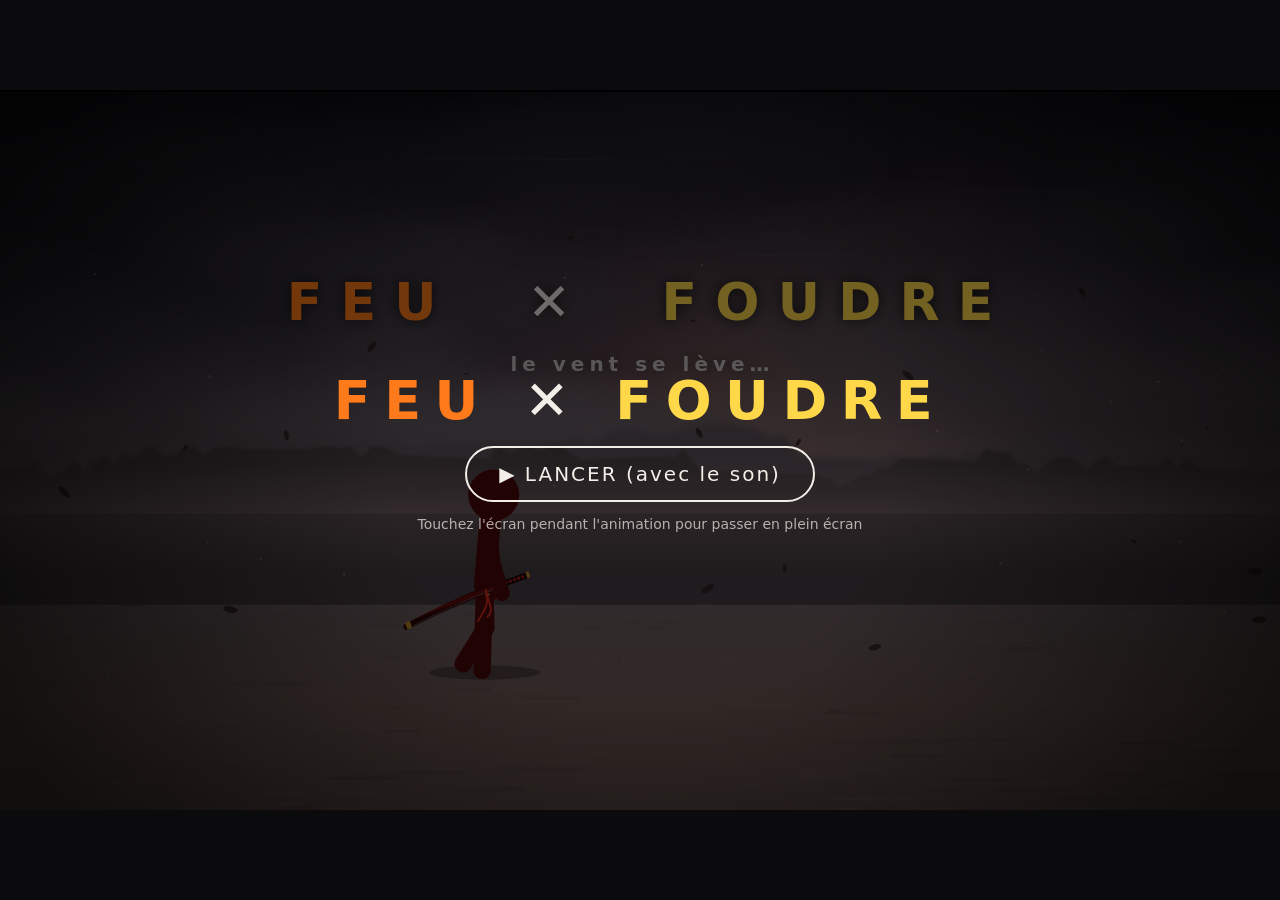
<file: stickman/index.html>
<!doctype html>
<html lang="fr">
<head>
<meta charset="utf-8">
<meta name="viewport" content="width=device-width,initial-scale=1,viewport-fit=cover">
<title>Feu contre Foudre</title>
<style>
  :root { --bg:#0b0b0d; --fg:#f2efe9; --fire:#ff7a1a; --bolt:#ffd84a; }
  html,body { margin:0; height:100%; background:var(--bg); color:var(--fg);
    font-family: system-ui, -apple-system, "Segoe UI", Roboto, sans-serif; }
  body { display:flex; align-items:center; justify-content:center; overflow:hidden; }
  #wrap { position:relative; width:min(100vw, calc(100vh * 16 / 9)); aspect-ratio:16/9; }
  canvas { width:100%; height:100%; display:block; background:#000; }
  #overlay { position:absolute; inset:0; display:flex; flex-direction:column; gap:14px;
    align-items:center; justify-content:center; background:rgba(0,0,0,.55); cursor:pointer;
    transition:opacity .4s; text-align:center; padding:16px; box-sizing:border-box; }
  #overlay.hidden { opacity:0; pointer-events:none; }
  #overlay h1 { margin:0; font-size:clamp(22px,5vw,54px); letter-spacing:.25em; font-weight:800; }
  #overlay h1 .r { color:var(--fire); } #overlay h1 .y { color:var(--bolt); }
  #overlay button { font:inherit; font-size:clamp(14px,2.4vw,20px); padding:.7em 1.6em; border-radius:999px;
    border:2px solid var(--fg); background:transparent; color:var(--fg); cursor:pointer; letter-spacing:.1em; }
  #overlay p { margin:0; opacity:.7; font-size:clamp(11px,1.6vw,14px); }
</style>
</head>
<body>
<div id="wrap">
  <canvas id="c" width="1280" height="720"></canvas>
  <div id="overlay">
    <h1><span class="r">FEU</span> ✕ <span class="y">FOUDRE</span></h1>
    <button id="play">▶ LANCER (avec le son)</button>
    <p>Touchez l'écran pendant l'animation pour passer en plein écran</p>
  </div>
</div>
<script>
'use strict';
// ============================================================
//  Feu contre Foudre — animation stickman 100 % code (canvas)
//  Rouge = pouvoir du feu, Jaune = pouvoir de la foudre.
//  Décor, personnages, katanas, effets et sons sont générés en JS.
// ============================================================
const W = 1280, H = 720;
const cv = document.getElementById('c');
const ctx = cv.getContext('2d');
const D2R = Math.PI / 180;
const END = 27.5;

// ---------- utilitaires ----------
const clamp = (v, a, b) => Math.max(a, Math.min(b, v));
const lerp = (a, b, k) => a + (b - a) * k;
const EASE = {
  lin: k => k,
  io: k => k < .5 ? 2 * k * k : 1 - Math.pow(-2 * k + 2, 2) / 2,
  out: k => 1 - Math.pow(1 - k, 3),
  in: k => k * k * k,
  step: k => k < 1 ? 0 : 1,
};
let seed = 12345;
function rnd() { seed = (seed * 1664525 + 1013904223) >>> 0; return seed / 4294967296; }
const rr = (a, b) => a + rnd() * (b - a);
const fade = (t, a, b, c, d) => t < a ? 0 : t < b ? (t - a) / (b - a) : t < c ? 1 : t < d ? 1 - (t - c) / (d - c) : 0;

// ---------- squelette & poses ----------
const L = { torso: 62, neck: 26, ua: 34, fa: 32, th: 42, sh: 42, head: 25, guard: 8, blade: 100, tip: 108 };
// Membres : 0 = vers le bas, + = vers l'avant. Torse : + = penché en avant. Sabre : 0 = haut, 90 = devant.
const P = {
  idle:      { t:4,  hd:4,   fa1:8,   fa2:14,  ba1:-8,  ba2:-4,  fl1:10, fl2:2,  bl1:-10, bl2:-16, s:-110, d:0 },
  hilt:      { t:18, hd:10,  fa1:28,  fa2:-25, ba1:10,  ba2:-15, fl1:38, fl2:8,  bl1:-32, bl2:-45, s:-110, d:0 },
  draw:      { t:20, hd:0,   fa1:95,  fa2:100, ba1:-50, ba2:-70, fl1:38, fl2:8,  bl1:-32, bl2:-45, s:100, d:1 },
  ready:     { t:10, hd:0,   fa1:40,  fa2:85,  ba1:25,  ba2:80,  fl1:35, fl2:8,  bl1:-30, bl2:-45, s:55,  d:1 },
  dashA:     { t:38, hd:-10, fa1:-45, fa2:-25, ba1:-60, ba2:-40, fl1:70, fl2:10, bl1:-45, bl2:-95, s:-115, d:1 },
  dashB:     { t:38, hd:-10, fa1:-40, fa2:-20, ba1:-55, ba2:-35, fl1:-30,fl2:-80,bl1:65,  bl2:15,  s:-112, d:1 },
  clash:     { t:20, hd:5,   fa1:70,  fa2:95,  ba1:55,  ba2:95,  fl1:50, fl2:5,  bl1:-40, bl2:-60, s:40,  d:1 },
  overhead:  { t:-5, hd:-5,  fa1:165, fa2:175, ba1:150, ba2:170, fl1:25, fl2:5,  bl1:-25, bl2:-35, s:-30, d:1 },
  downslash: { t:30, hd:15,  fa1:85,  fa2:75,  ba1:75,  ba2:80,  fl1:55, fl2:5,  bl1:-40, bl2:-60, s:125, d:1 },
  blockHigh: { t:-5, hd:-10, fa1:60,  fa2:150, ba1:40,  ba2:145, fl1:20, fl2:0,  bl1:-30, bl2:-45, s:62,  d:1 },
  blockLow:  { t:5,  hd:0,   fa1:35,  fa2:60,  ba1:25,  ba2:55,  fl1:30, fl2:5,  bl1:-30, bl2:-45, s:150, d:1 },
  thrust:    { t:32, hd:10,  fa1:92,  fa2:90,  ba1:85,  ba2:88,  fl1:65, fl2:0,  bl1:-45, bl2:-70, s:92,  d:1 },
  windSide:  { t:-8, hd:-5,  fa1:-75, fa2:-50, ba1:-60, ba2:-40, fl1:25, fl2:5,  bl1:-25, bl2:-40, s:-95, d:1 },
  followSide:{ t:28, hd:10,  fa1:115, fa2:105, ba1:90,  ba2:80,  fl1:50, fl2:5,  bl1:-40, bl2:-60, s:105, d:1 },
  jumpBack:  { t:-20,hd:-10, fa1:20,  fa2:60,  ba1:10,  ba2:50,  fl1:70, fl2:-20,bl1:40,  bl2:-40, s:60,  d:1 },
  sheathe:   { t:8,  hd:5,   fa1:30,  fa2:-25, ba1:10,  ba2:-15, fl1:14, fl2:2,  bl1:-14, bl2:-20, s:-110, d:0 },
  iai:       { t:30, hd:5,   fa1:30,  fa2:-30, ba1:15,  ba2:-20, fl1:55, fl2:5,  bl1:-50, bl2:-80, s:-110, d:0 },
  crossDash: { t:45, hd:0,   fa1:95,  fa2:95,  ba1:-60, ba2:-80, fl1:75, fl2:15, bl1:-60, bl2:-100,s:95,  d:1 },
  after:     { t:35, hd:10,  fa1:100, fa2:120, ba1:-55, ba2:-75, fl1:60, fl2:5,  bl1:-55, bl2:-85, s:150, d:1 },
  standAfter:{ t:8,  hd:-5,  fa1:60,  fa2:90,  ba1:-10, ba2:-5,  fl1:14, fl2:2,  bl1:-14, bl2:-20, s:140, d:1 },
  kneel:     { t:35, hd:35,  fa1:90,  fa2:30,  ba1:10,  ba2:0,   fl1:90, fl2:0,  bl1:5,   bl2:-90, s:175, d:1 },
  slump:     { t:55, hd:55,  fa1:95,  fa2:35,  ba1:5,   ba2:5,   fl1:90, fl2:0,  bl1:5,   bl2:-90, s:175, d:1 },
  // marche procédurale : la phase dépend de la position => les pieds ne glissent pas
  walk: (x, face) => {
    const ph = x * face * 2 * Math.PI / 108, s = Math.sin(ph), c = Math.cos(ph);
    return { t:6, hd:3, fl1:22*s, fl2:22*s - 34*Math.max(0, c), bl1:-22*s, bl2:-22*s - 34*Math.max(0, -c),
      fa1:-12*s + 6, fa2:-12*s + 18, ba1:12*s - 6, ba2:12*s + 6, s:-110, d:0 };
  },
};
const KEYS = ['t','hd','fa1','fa2','ba1','ba2','fl1','fl2','bl1','bl2','s'];

// ---------- chorégraphie ----------
// [temps, x, pose, {e: easing forcé, j: saut, h: pause (vitesse nulle)}]
// Sans easing forcé, tout est interpolé par splines (Catmull-Rom) => mouvements continus.
const RED = [
  [0,-560,'walk'],[4.6,-322,'walk'],[5.3,-300,'idle',{h:1}],[6.3,-300,'idle',{h:1}],[6.9,-300,'hilt',{h:1}],[8.3,-300,'hilt',{h:1}],
  [8.42,-300,'draw',{e:'out'}],[8.9,-300,'ready',{h:1}],
  [9.05,-292,'ready'],[9.2,-262,'dashA'],[9.35,-220,'dashB'],[9.5,-178,'dashA'],[9.65,-138,'dashB'],[9.8,-110,'clash',{e:'out'}],
  [10.1,-104,'clash'],[10.4,-112,'clash'],
  [10.6,-150,'ready'],[10.85,-152,'overhead',{h:1}],[11.05,-105,'downslash',{e:'in'}],[11.25,-110,'downslash'],[11.45,-115,'ready'],
  [11.6,-170,'jumpBack',{j:55}],[11.8,-230,'ready',{e:'in'}],[12.0,-232,'ready',{h:1}],
  [12.2,-115,'thrust',{e:'in'}],[12.32,-118,'thrust'],[12.5,-120,'ready'],[12.6,-122,'blockHigh',{e:'out'}],[12.75,-128,'blockHigh'],
  [12.95,-135,'windSide'],[13.12,-100,'followSide',{e:'in'}],[13.3,-112,'ready'],
  [13.6,-200,'jumpBack',{j:80}],[13.9,-320,'ready',{e:'in'}],
  [14.2,-320,'windSide',{h:1}],[14.38,-300,'followSide',{e:'in'}],[14.65,-305,'ready'],
  [14.9,-310,'blockHigh',{e:'out'}],[15.15,-330,'blockHigh'],[15.35,-325,'ready'],
  [15.48,-330,'windSide'],[15.65,-290,'followSide',{e:'in'}],[15.95,-300,'ready'],[16.6,-300,'ready',{h:1}],
  [17.0,-300,'ready',{h:1}],[17.5,-300,'sheathe',{h:1}],[18.0,-300,'iai',{h:1}],[19.6,-300,'iai',{h:1}],
  [19.72,-150,'crossDash',{e:'lin'}],[19.92,150,'crossDash',{e:'lin'}],[20.1,270,'after',{e:'out'}],
  [22.1,270,'after',{h:1}],[22.55,270,'kneel',{e:'in'}],[23.8,270,'kneel',{h:1}],[24.8,270,'slump',{h:1}],
];
const YEL = [
  [0,560,'walk'],[4.8,322,'walk'],[5.5,300,'idle',{h:1}],[6.9,300,'idle',{h:1}],[7.5,300,'hilt',{h:1}],[8.3,300,'hilt',{h:1}],
  [8.42,300,'draw',{e:'out'}],[8.9,300,'ready',{h:1}],
  [9.05,292,'ready'],[9.2,262,'dashB'],[9.35,220,'dashA'],[9.5,178,'dashB'],[9.65,138,'dashA'],[9.8,110,'clash',{e:'out'}],
  [10.1,116,'clash'],[10.4,108,'clash'],
  [10.6,150,'ready'],[10.8,150,'ready'],[10.95,140,'blockHigh',{e:'out'}],[11.1,132,'blockHigh'],[11.3,130,'ready'],
  [11.45,128,'windSide'],[11.65,60,'followSide',{e:'in'}],[11.9,90,'ready'],[12.05,120,'ready'],
  [12.18,125,'blockLow',{e:'out'}],[12.3,135,'blockLow'],[12.5,120,'overhead'],[12.68,78,'downslash',{e:'in'}],[12.8,85,'downslash'],
  [12.95,135,'windSide'],[13.12,100,'followSide',{e:'in'}],[13.3,112,'ready'],
  [13.6,200,'jumpBack',{j:80}],[13.9,320,'ready',{e:'in'}],[14.3,320,'ready',{h:1}],[14.7,320,'ready',{h:1}],
  // téléportation éclair : disparaît, réapparaît au-dessus du rouge
  [14.82,-250,'overhead',{e:'step',j:170}],[15.1,-205,'downslash',{e:'in'}],[15.3,-200,'downslash'],[15.48,-195,'ready'],
  [15.6,-190,'blockLow',{e:'out'}],[15.8,-110,'jumpBack',{j:60}],[15.95,-80,'ready',{e:'in'}],[16.0,-80,'ready',{h:1}],
  [16.15,300,'ready',{e:'step'}],[17.0,300,'ready',{h:1}],[17.5,300,'sheathe',{h:1}],[18.0,300,'iai',{h:1}],[19.6,300,'iai',{h:1}],
  [19.72,150,'crossDash',{e:'lin'}],[19.92,-150,'crossDash',{e:'lin'}],[20.1,-270,'after',{e:'out'}],
  [22.1,-270,'after',{h:1}],[22.9,-270,'standAfter'],[23.2,-270,'standAfter',{h:1}],[23.6,-270,'sheathe'],[24.4,-270,'idle',{h:1}],
];
function prep(track, face, hide) {
  const k = track.map(([t, x, p, o]) => ({ t, x, p, e: o && o.e, j: (o && o.j) || 0, h: o && o.h }));
  k.face = face; k.hide = hide || []; return k;
}
const RT = prep(RED, 1), YT = prep(YEL, -1, [[14.7, 14.82], [16.0, 16.15]]);
const hidden = (tr, t) => tr.hide.some(([a, b]) => t >= a && t < b);

function resolvePose(name, x, face) { const p = P[name]; return typeof p === 'function' ? p(x, face) : p; }
function poseAt(K, t) {
  const n = K.length;
  if (t <= K[0].t) t = K[0].t;
  let i = 0; while (i < n - 2 && K[i + 1].t <= t) i++;
  const a = K[i], b = K[i + 1] || a, dt = b.t - a.t || 1;
  const s = clamp((t - a.t) / dt, 0, 1);
  const o = {};
  const fnSeg = typeof P[a.p] === 'function' || typeof P[b.p] === 'function';
  if (b.e || fnSeg) {
    const k = EASE[b.e || 'io'](s);
    o.x = lerp(a.x, b.x, b.e ? k : s); o.j = lerp(a.j, b.j, k);
    const pa = resolvePose(a.p, o.x, K.face), pb = resolvePose(b.p, o.x, K.face);
    for (const key of KEYS) o[key] = lerp(pa[key], pb[key], k);
    o.d = k < .5 ? pa.d : pb.d;
    return o;
  }
  // spline d'Hermite (tangentes Catmull-Rom non uniformes)
  const val = (j, key) => key === 'x' ? K[j].x : key === 'j' ? K[j].j : resolvePose(K[j].p, K[j].x, K.face)[key];
  const tan = (j, key) => {
    if (K[j].h || j === 0 || j === n - 1) return 0;
    if (K[j].e === 'step' || (K[j + 1] && K[j + 1].e === 'step')) return 0;
    return .85 * (val(j + 1, key) - val(j - 1, key)) / (K[j + 1].t - K[j - 1].t);
  };
  const s2 = s * s, s3 = s2 * s;
  const h00 = 2 * s3 - 3 * s2 + 1, h10 = s3 - 2 * s2 + s, h01 = -2 * s3 + 3 * s2, h11 = s3 - s2;
  for (const key of [...KEYS, 'x', 'j'])
    o[key] = h00 * val(i, key) + h10 * dt * tan(i, key) + h01 * val(i + 1, key) + h11 * dt * tan(i + 1, key);
  o.j = Math.max(0, o.j);
  o.d = s < .5 ? P[a.p].d : P[b.p].d;
  return o;
}
// petite inertie : la tête et le bras arrière suivent avec un léger retard
function livePose(K, t, ph) {
  const p = poseAt(K, t), q0 = poseAt(K, t - .06), q = Math.abs(q0.x - p.x) > 120 ? p : q0;
  p.hd += (q.t - p.t) * .5;
  p.ba1 = lerp(p.ba1, q.ba1, .45); p.ba2 = lerp(p.ba2, q.ba2, .55);
  p.t += Math.sin(t * 2.1 + ph) * 1.3; p.fa1 += Math.sin(t * 2.1 + ph + 1) * 1.4;
  return p;
}

// ---------- caméra ----------
const CAM = [
  [0,-560,-150,1.05],[4.8,-40,-115,1.0],
  [6.3,-290,-85,2.4,'step'],[6.95,-290,-85,2.6,'lin'],
  [6.95,290,-85,2.4,'step'],[7.55,290,-85,2.6,'lin'],
  [7.55,0,-115,1.12,'step'],[9.0,0,-115,1.22,'lin'],
  [9.8,0,-130,1.7,'io'],[13.3,0,-130,1.6,'lin'],
  [13.9,0,-115,1.15,'out'],[14.6,40,-120,1.15,'io'],
  [14.85,-210,-160,1.45,'out'],[15.4,-240,-140,1.6,'io'],[16.0,-180,-120,1.3,'io'],
  [16.4,0,-115,1.12,'io'],[19.6,0,-110,1.35,'lin'],
  [19.9,0,-110,1.0,'out'],[22.1,0,-110,1.12,'lin'],
  [22.1,240,-95,1.9,'step'],[23.0,250,-90,2.05,'lin'],
  [23.0,-250,-95,1.9,'step'],[24.3,-250,-95,2.0,'lin'],
  [24.3,0,-110,1.05,'step'],[27.5,0,-120,1.15,'lin'],
];
function camAt(t) {
  let i = 0; while (i < CAM.length - 2 && CAM[i + 1][0] <= t) i++;
  const a = CAM[i], b = CAM[i + 1] || a, span = b[0] - a[0];
  const k = EASE[b[4] || 'io'](span > 0 ? clamp((t - a[0]) / span, 0, 1) : 1);
  return { x: lerp(a[1], b[1], k), y: lerp(a[2], b[2], k), z: lerp(a[3], b[3], k) };
}

// ralentis [début, fin, vitesse]
const SLOWMO = [[9.76, 10.02, .3], [14.98, 15.16, .35], [19.68, 19.98, .2], [22.05, 22.25, .5]];
const speedAt = t => { for (const s of SLOWMO) if (t >= s[0] && t < s[1]) return s[2]; return 1; };
// temps réel correspondant à un temps d'animation (pour le son)
const REAL = (() => { const arr = []; let a = 0, r = 0; const d = 1 / 600; while (a <= END + 1) { arr.push([a, r]); a += d * speedAt(a); r += d; } return arr; })();
function realOf(anim) { let lo = 0, hi = REAL.length - 1; while (hi - lo > 1) { const m = (lo + hi) >> 1; if (REAL[m][0] <= anim) lo = m; else hi = m; } return REAL[lo][1]; }

// ---------- géométrie ----------
const V = a => [Math.sin(a * D2R), Math.cos(a * D2R)];
const U = a => [Math.sin(a * D2R), -Math.cos(a * D2R)];
function skeleton(p, face) {
  const legDepth = (a, b) => L.th * Math.cos(a * D2R) + L.sh * Math.cos(b * D2R);
  const hipY = -Math.max(legDepth(p.fl1, p.fl2), legDepth(p.bl1, p.bl2)) - p.j;
  const w = (v) => [p.x + face * v[0], v[1]];
  const add = (pt, v, len) => [pt[0] + v[0] * len, pt[1] + v[1] * len];
  const hip = [0, hipY], tv = U(p.t);
  const neck = add(hip, tv, L.torso), head = add(neck, U(p.t + p.hd), L.neck), sh = add(neck, tv, -6);
  const fe = add(sh, V(p.fa1), L.ua), fh = add(fe, V(p.fa2), L.fa);
  const be = add(sh, V(p.ba1), L.ua), bh = add(be, V(p.ba2), L.fa);
  const fk = add(hip, V(p.fl1), L.th), ff = add(fk, V(p.fl2), L.sh);
  const bk = add(hip, V(p.bl1), L.th), bf = add(bk, V(p.bl2), L.sh);
  const scab = add(hip, [1, 0], 16), scabDir = U(-110);
  const dir = p.d ? U(p.s) : scabDir, hilt = p.d ? fh : scab;
  const r = {};
  for (const [k, v] of Object.entries({ hip, neck, head, sh, fe, fh, be, bh, fk, ff, bk, bf, hilt, scab, tip: add(hilt, dir, L.tip) })) r[k] = w(v);
  r.dir = [face * dir[0], dir[1]]; r.scabDir = [face * scabDir[0], scabDir[1]];
  r.drawn = p.d; r.face = face;
  r.bones = [[r.hip, r.neck], [r.sh, r.fe], [r.fe, r.fh], [r.sh, r.be], [r.be, r.bh], [r.hip, r.fk], [r.fk, r.ff], [r.hip, r.bk], [r.bk, r.bf]];
  return r;
}
const onBlade = (s, u) => [lerp(s.hilt[0] + s.dir[0] * L.guard, s.tip[0], u), lerp(s.hilt[1] + s.dir[1] * L.guard, s.tip[1], u)];
const onBody = s => { const b = s.bones[(rnd() * s.bones.length) | 0], u = rnd(); return [lerp(b[0][0], b[1][0], u), lerp(b[0][1], b[1][1], u)]; };

// ---------- décor (pré-rendu) ----------
function makeLayer(w, h, fn) { const c = document.createElement('canvas'); c.width = w; c.height = h; fn(c.getContext('2d'), w, h); return c; }
const HORIZON = 400;
const sky = makeLayer(W * 2, H, (g, w, h) => {
  const gr = g.createLinearGradient(0, 0, 0, HORIZON + 40);
  gr.addColorStop(0, '#17161d'); gr.addColorStop(.55, '#36323d'); gr.addColorStop(1, '#7a6a70');
  g.fillStyle = gr; g.fillRect(0, 0, w, h);
  const sun = g.createRadialGradient(w * .55, HORIZON - 30, 10, w * .55, HORIZON - 30, 520);
  sun.addColorStop(0, 'rgba(235,150,110,.45)'); sun.addColorStop(.4, 'rgba(180,100,100,.18)'); sun.addColorStop(1, 'rgba(0,0,0,0)');
  g.fillStyle = sun; g.fillRect(0, 0, w, h);
  g.filter = 'blur(18px)';
  for (let i = 0; i < 140; i++) {
    const y = rr(-40, HORIZON - 40), x = rr(-100, w + 100), dark = 1 - y / HORIZON;
    g.fillStyle = `rgba(${lerp(120, 22, dark) | 0},${lerp(108, 21, dark) | 0},${lerp(115, 28, dark) | 0},${rr(.25, .55)})`;
    g.beginPath(); g.ellipse(x, y, rr(80, 260), rr(18, 55), 0, 0, Math.PI * 2); g.fill();
  }
  g.filter = 'none';
});
function ridge(g, w, base, amp, rough, color, blur, step) {
  g.filter = blur ? `blur(${blur}px)` : 'none';
  g.fillStyle = color; g.beginPath(); g.moveTo(0, HORIZON + 200);
  let y = base;
  for (let x = 0; x <= w; x += step) {
    y += rr(-rough, rough); y = clamp(y, base - amp, base + 6);
    if (rnd() < .06) { const top = base - rr(amp * .5, amp); g.lineTo(x, top); x += rr(40, 120); g.lineTo(x, top + rr(-4, 4)); y = top; }
    g.lineTo(x, y);
  }
  g.lineTo(w, HORIZON + 200); g.closePath(); g.fill(); g.filter = 'none';
}
const far = makeLayer(W * 3, H, (g, w) => ridge(g, w, HORIZON, 70, 9, '#5a5058', 3, 14));
const mid = makeLayer(W * 3, H, (g, w) => {
  ridge(g, w, HORIZON + 8, 55, 12, '#463d42', 1.5, 10);
  const fog = g.createLinearGradient(0, HORIZON - 30, 0, HORIZON + 20);
  fog.addColorStop(0, 'rgba(120,100,105,0)'); fog.addColorStop(1, 'rgba(120,100,105,.55)');
  g.fillStyle = fog; g.fillRect(0, HORIZON - 30, w, 50);
});
const ground = makeLayer(W * 3, H, (g, w, h) => {
  const gr = g.createLinearGradient(0, HORIZON, 0, h);
  gr.addColorStop(0, '#6d5e62'); gr.addColorStop(.25, '#6f5b55'); gr.addColorStop(1, '#3b2f2e');
  g.fillStyle = gr; g.fillRect(0, HORIZON, w, h - HORIZON);
  for (let i = 0; i < 900; i++) {
    const y = HORIZON + Math.pow(rnd(), 1.6) * (h - HORIZON), k = (y - HORIZON) / (h - HORIZON);
    g.fillStyle = `rgba(${rnd() < .5 ? '30,22,22' : '150,125,120'},${rr(.05, .14)})`;
    g.fillRect(rr(0, w), y, rr(20, 160) * (k + .2), 1 + k * 3);
  }
});
// sprites lumineux (feu, étincelles)
function glowSprite(r, g, b) {
  return makeLayer(64, 64, (c) => { const gr = c.createRadialGradient(32, 32, 0, 32, 32, 32);
    gr.addColorStop(0, `rgba(${r},${g},${b},1)`); gr.addColorStop(.35, `rgba(${r},${g},${b},.55)`); gr.addColorStop(1, `rgba(${r},${g},${b},0)`);
    c.fillStyle = gr; c.fillRect(0, 0, 64, 64); });
}
const SPR = { white: glowSprite(255, 248, 225), yellow: glowSprite(255, 205, 90), orange: glowSprite(255, 120, 30), red: glowSprite(200, 40, 10), bolt: glowSprite(255, 225, 110) };

// ---------- caméra / écran ----------
let cam = { x: 0, y: 0, z: 1 }, shakeX = 0, shakeY = 0;
const toS = (p) => [(p[0] - cam.x) * cam.z + W / 2 + shakeX, (p[1] - cam.y) * cam.z + H * .62 + shakeY];

// ---------- particules ----------
let parts = [];
const MAXP = 1400;
function add(p) { if (parts.length < MAXP) parts.push(p); }
function fire(x, y, vx, vy, r, life) { add({ k: 'fire', x, y, vx, vy, r, life, age: 0 }); }
function fireBurst(x, y, n, pw) { for (let i = 0; i < n; i++) { const a = rr(0, 6.28), v = rr(80, 520) * pw; fire(x, y, Math.cos(a) * v, Math.sin(a) * v - 80, rr(10, 22) * pw, rr(.3, .7)); } }
function sparks(x, y, n, pw) { for (let i = 0; i < n; i++) { const a = rr(0, 6.28), v = rr(150, 700) * pw; add({ k: 'spark', x, y, vx: Math.cos(a) * v, vy: Math.sin(a) * v - 120, life: rr(.25, .6), age: 0 }); } }
function esparks(x, y, n, pw) { for (let i = 0; i < n; i++) { const a = rr(0, 6.28), v = rr(200, 900) * pw; add({ k: 'espark', x, y, vx: Math.cos(a) * v, vy: Math.sin(a) * v, life: rr(.1, .3), age: 0 }); } }
function smoke(x, y, n) { for (let i = 0; i < n; i++) add({ k: 'smoke', x: x + rr(-8, 8), y: y + rr(-8, 8), vx: rr(-20, 30), vy: rr(-70, -30), r: rr(6, 12), life: rr(1, 2), age: 0 }); }
function dust(x, n, dir) { for (let i = 0; i < n; i++) add({ k: 'dust', x: x + rr(-20, 20), y: rr(-12, 0), vx: rr(-60, 60) + dir * rr(40, 160), vy: rr(-50, -10), r: rr(8, 20), life: rr(.6, 1.2), age: 0 }); }
function ember(x, y) { add({ k: 'ember', x, y, vx: rr(-20, 40), vy: rr(-90, -30), life: rr(.8, 1.8), age: 0, ph: rr(0, 6) }); }
const ambient = [];
for (let i = 0; i < 70; i++) ambient.push({ x: rr(-900, 900), y: rr(-420, 0), s: rr(.4, 1.6), ph: rr(0, 6.28), leaf: rnd() < .35 });

// ---------- éclairs ----------
function jag(a, b, disp, levels = 6) {
  let pts = [a, b];
  for (let l = 0; l < levels; l++) {
    const np = [pts[0]];
    for (let i = 1; i < pts.length; i++) {
      const p = pts[i - 1], q = pts[i], dx = q[0] - p[0], dy = q[1] - p[1], len = Math.hypot(dx, dy) || 1;
      const o = rr(-disp, disp);
      np.push([(p[0] + q[0]) / 2 - dy / len * o, (p[1] + q[1]) / 2 + dx / len * o], q);
    }
    pts = np; disp *= .55;
  }
  return pts;
}
function mkBolt(a, b, disp) {
  const main = jag(a, b, disp), lines = [main];
  for (let i = 0; i < 4; i++) {
    const p = main[(rr(.15, .8) * main.length) | 0], dx = b[0] - a[0], dy = b[1] - a[1], ang = Math.atan2(dy, dx) + rr(-.9, .9), len = Math.hypot(dx, dy) * rr(.12, .3);
    lines.push(jag(p, [p[0] + Math.cos(ang) * len, p[1] + Math.sin(ang) * len], disp * .3, 4));
  }
  return lines;
}
function strokeBolt(pts, a, w, rgb = '255,215,90') {
  const z = cam.z, s = pts.map(toS);
  const path = () => { ctx.beginPath(); ctx.moveTo(...s[0]); for (let i = 1; i < s.length; i++) ctx.lineTo(...s[i]); };
  ctx.lineJoin = 'round'; ctx.lineCap = 'round';
  path(); ctx.strokeStyle = `rgba(${rgb},${.16 * a})`; ctx.lineWidth = w * 5 * z; ctx.stroke();
  path(); ctx.strokeStyle = `rgba(${rgb},${.5 * a})`; ctx.lineWidth = w * 2 * z; ctx.stroke();
  path(); ctx.strokeStyle = `rgba(255,255,245,${a})`; ctx.lineWidth = Math.max(1, w * .7 * z); ctx.stroke();
}

// ---------- effets globaux ----------
let fx;
function resetFx() { fx = { flash: 0, flashCol: '255,255,255', shake: 0, lines: [], bolts: [], bg: [], skyFlash: 0, waves: [], rings: [] }; }
resetFx();
const bladeMid = s => [(s.hilt[0] + s.tip[0]) / 2, (s.hilt[1] + s.tip[1]) / 2];
function clashPoint(t) {
  const a = bladeMid(skeleton(poseAt(RT, t), 1)), b = bladeMid(skeleton(poseAt(YT, t), -1));
  return [(a[0] + b[0]) / 2, (a[1] + b[1]) / 2];
}
function boltFx(a, b, disp, life, w) { fx.bolts.push({ lines: mkBolt(a, b, disp), a, b, disp, age: 0, life, w }); }

const EVENTS = [
  [0.0, 'windStart'],
  [6.5, 'emberHint'], [7.1, 'zapHint'],
  [7.95, 'eye'], [8.25, 'thunderBG'],
  [8.4, 'draw'],
  [9.05, 'dash'],
  [9.8, 'clash', 1.4], [10.02, 'grind'], [11.05, 'clash', .9], [11.62, 'swish'],
  [12.2, 'clash', .8], [12.68, 'clash', .9], [13.12, 'clash', 1.2],
  [13.6, 'swish'], [13.9, 'land'],
  [14.38, 'fireWave'], [14.7, 'tpOut', 1, 320, -80], [14.8, 'waveHit'], [14.82, 'tpIn', 1, -250, -250],
  [15.1, 'strike'], [15.65, 'clash', 1.1], [16.0, 'tpOut', 1, -80, -80], [16.15, 'tpIn', 1, 300, -80],
  [17.45, 'click'], [18.0, 'aura'], [18.3, 'thunderBG'], [18.45, 'beat'], [18.95, 'beat'], [19.35, 'beat'],
  [19.62, 'dash2'], [19.82, 'cross'],
  [22.12, 'cut'], [22.55, 'thud'], [23.3, 'fireOut'], [23.5, 'click2'], [24.8, 'thud'],
];
function runEvent(e) {
  const [t, type, pw = 1, ex, ey] = e;
  switch (type) {
    case 'thunderBG': fx.bg.push({ lines: mkBolt([rr(200, 1080), -20], [rr(200, 1080), 380], 90), age: 0, life: .35 }); fx.skyFlash = 1; break;
    case 'clash': {
      const [x, y] = clashPoint(t);
      sparks(x, y, 18 * pw, pw); fireBurst(x, y, 22 * pw, pw * .8); esparks(x, y, 22 * pw, pw);
      for (let i = 0; i < 2 + pw * 2; i++) { const a = rr(0, 6.28); boltFx([x, y], [x + Math.cos(a) * 110 * pw, y + Math.sin(a) * 110 * pw], 25, .18, .8); }
      fx.rings.push({ x, y, age: 0, life: .35, r: 120 * pw });
      fx.flash = .35 * pw; fx.flashCol = '255,225,170'; fx.shake = 12 * pw; break;
    }
    case 'dash': dust(-290, 10, -1); dust(290, 10, 1); break;
    case 'dash2': dust(-300, 16, -1); dust(300, 16, 1); fx.shake = 6; break;
    case 'land': dust(-320, 10, 0); dust(320, 10, 0); break;
    case 'fireWave': fx.waves.push({ x: -230, y: -120, age: 0, v: 1350, life: .42 }); fx.shake = 6; break;
    case 'waveHit': fx.waves = []; fireBurst(330, -100, 70, 1.3); smoke(330, -90, 20); fx.shake = 10; fx.flash = .3; fx.flashCol = '255,150,60'; break;
    case 'tpOut': boltFx([ex, ey], [ex + rr(-60, 60), -900], 70, .3, 1.4); esparks(ex, ey, 30, 1); fx.flash = .25; fx.flashCol = '255,240,170'; break;
    case 'tpIn': boltFx([ex + rr(-60, 60), -900], [ex, ey], 70, .35, 1.6); esparks(ex, ey, 40, 1.2); fx.flash = .4; fx.flashCol = '255,240,170'; fx.skyFlash = .7; fx.shake = 8; break;
    case 'strike': {
      const [x, y] = clashPoint(t);
      boltFx([x + 40, -950], [x, y], 90, .45, 2.2); fx.skyFlash = 1;
      sparks(x, y, 30, 1.4); fireBurst(x, y, 50, 1.3); esparks(x, y, 50, 1.5);
      fx.rings.push({ x, y, age: 0, life: .5, r: 260 }); fx.flash = .9; fx.flashCol = '255,245,200'; fx.shake = 20; break;
    }
    case 'click': smoke(-284, -70, 8); break;
    case 'cross':
      fireBurst(0, -110, 150, 1.8); esparks(0, -110, 100, 1.8); sparks(0, -110, 40, 1.6);
      for (let i = 0; i < 8; i++) { const a = i / 8 * 6.28 + rr(-.2, .2); boltFx([0, -110], [Math.cos(a) * 320, -110 + Math.sin(a) * 240], 40, .5, 1.2); }
      fx.rings.push({ x: 0, y: -110, age: 0, life: .9, r: 700 });
      fx.flash = 1; fx.flashCol = '255,255,255'; fx.shake = 24; fx.lines.push({ y: -110, age: 0, life: 1.6 }); fx.skyFlash = 1; break;
    case 'cut': fx.lines.push({ y: -150, x: 285, age: 0, life: .55, diag: true }); esparks(285, -150, 30, 1); fx.flash = .25; fx.flashCol = '255,240,170'; break;
    case 'fireOut': smoke(330, -90, 25); break;
    case 'thud': dust(300, 12, 0); fx.shake = 5; break;
  }
  audio.play(type, pw);
}

// ---------- son (WebAudio, synthétisé) ----------
const audio = (() => {
  let ac = null, master = null, noiseBuf = null, crackBuf = null, base = 0, loops = {};
  function init(c, b) {
    ac = c; base = b; loops = {};
    master = c.createGain(); master.gain.value = .8;
    const comp = c.createDynamicsCompressor(); master.connect(comp).connect(c.destination);
    noiseBuf = c.createBuffer(1, c.sampleRate * 2, c.sampleRate);
    const d = noiseBuf.getChannelData(0); for (let i = 0; i < d.length; i++) d[i] = Math.random() * 2 - 1;
    crackBuf = c.createBuffer(1, c.sampleRate * 2, c.sampleRate);
    const e = crackBuf.getChannelData(0); for (let i = 0; i < e.length; i++) e[i] = Math.random() < .0015 ? (Math.random() * 2 - 1) : e[i - 1] * .7 || 0;
  }
  const A = anim => base + realOf(anim);
  function noise(t, dur, f, q, vol, type = 'bandpass', fEnd) {
    const s = ac.createBufferSource(); s.buffer = noiseBuf;
    const fl = ac.createBiquadFilter(); fl.type = type; fl.frequency.setValueAtTime(f, t); fl.Q.value = q;
    if (fEnd) fl.frequency.exponentialRampToValueAtTime(fEnd, t + dur);
    const g = ac.createGain(); g.gain.setValueAtTime(0.0001, t); g.gain.exponentialRampToValueAtTime(vol, t + .01); g.gain.exponentialRampToValueAtTime(0.0001, t + dur);
    s.connect(fl).connect(g).connect(master); s.start(t, Math.random()); s.stop(t + dur + .05);
  }
  function tone(t, f, dur, vol, type = 'sine', fEnd) {
    const o = ac.createOscillator(); o.type = type; o.frequency.setValueAtTime(f, t);
    if (fEnd) o.frequency.exponentialRampToValueAtTime(fEnd, t + dur);
    const g = ac.createGain(); g.gain.setValueAtTime(0.0001, t); g.gain.exponentialRampToValueAtTime(vol, t + .005); g.gain.exponentialRampToValueAtTime(0.0001, t + dur);
    o.connect(g).connect(master); o.start(t); o.stop(t + dur + .05);
  }
  // boucles : crépitement du feu / bourdonnement électrique, avec enveloppe en temps d'animation
  function loopFire(env) {
    const g = ac.createGain(); g.gain.setValueAtTime(0, A(0)); g.connect(master);
    const s1 = ac.createBufferSource(); s1.buffer = noiseBuf; s1.loop = true;
    const f1 = ac.createBiquadFilter(); f1.type = 'lowpass'; f1.frequency.value = 700; const g1 = ac.createGain(); g1.gain.value = .5;
    s1.connect(f1).connect(g1).connect(g);
    const s2 = ac.createBufferSource(); s2.buffer = crackBuf; s2.loop = true;
    const f2 = ac.createBiquadFilter(); f2.type = 'highpass'; f2.frequency.value = 1500; const g2 = ac.createGain(); g2.gain.value = 1.4;
    s2.connect(f2).connect(g2).connect(g);
    env.forEach(([t, v]) => g.gain.linearRampToValueAtTime(v, A(t)));
    s1.start(A(0)); s2.start(A(0)); s1.stop(A(END)); s2.stop(A(END));
  }
  function loopElec(env) {
    const g = ac.createGain(); g.gain.setValueAtTime(0, A(0));
    const bp = ac.createBiquadFilter(); bp.type = 'bandpass'; bp.frequency.value = 1100; bp.Q.value = .8;
    const o1 = ac.createOscillator(); o1.type = 'sawtooth'; o1.frequency.value = 118;
    const o2 = ac.createOscillator(); o2.type = 'square'; o2.frequency.value = 59.3;
    const trem = ac.createGain(); trem.gain.value = .6; const lfo = ac.createOscillator(); lfo.type = 'square'; lfo.frequency.value = 13;
    const lg = ac.createGain(); lg.gain.value = .4; lfo.connect(lg).connect(trem.gain);
    o1.connect(bp); o2.connect(bp); bp.connect(trem).connect(g).connect(master);
    env.forEach(([t, v]) => g.gain.linearRampToValueAtTime(v, A(t)));
    [o1, o2, lfo].forEach(o => { o.start(A(0)); o.stop(A(END)); });
  }
  function play(type, pw = 1, at) {
    if (!ac) return;
    const t = at ?? ac.currentTime;
    switch (type) {
      case 'windStart': {
        const s = ac.createBufferSource(); s.buffer = noiseBuf; s.loop = true;
        const f = ac.createBiquadFilter(); f.type = 'lowpass'; f.frequency.value = 500;
        const lfo = ac.createOscillator(); lfo.frequency.value = .15; const lg = ac.createGain(); lg.gain.value = 250; lfo.connect(lg).connect(f.frequency);
        const g = ac.createGain(); g.gain.setValueAtTime(0.0001, A(0));
        [[2.5, .22], [17.5, .22], [19.5, .42], [19.85, .05], [23, .2], [END, 0]].forEach(([a, v]) => g.gain.linearRampToValueAtTime(v, A(a)));
        s.connect(f).connect(g).connect(master); s.start(A(0)); lfo.start(A(0)); s.stop(A(END) + .5); lfo.stop(A(END) + .5);
        loopFire([[8.4, 0], [8.8, .35], [17.3, .35], [17.5, 0], [18.0, 0], [19.5, .45], [22.1, .35], [23.3, 0]]);
        loopElec([[8.4, 0], [8.6, .07], [17.3, .07], [17.5, 0], [18.0, 0], [19.5, .1], [23.3, .07], [23.55, 0]]);
        break;
      }
      case 'emberHint': noise(t, 1.2, 600, 1, .12, 'lowpass'); break;
      case 'zapHint': for (let i = 0; i < 4; i++) noise(t + i * .13, .05, 5000, 3, .2); break;
      case 'eye': tone(t, 3200, .5, .08, 'sine', 4200); break;
      case 'draw':
        noise(t, .55, 3000, 6, .35, 'bandpass', 8000); tone(t + .05, 2600, .9, .06, 'triangle');
        noise(t + .05, .9, 200, 1, .6, 'lowpass', 1800); // embrasement
        tone(t, 900, .35, .15, 'sawtooth', 120);         // décharge
        break;
      case 'thunderBG': noise(t, 2.5, 180, 1, .5, 'lowpass', 60); noise(t, .3, 2500, 1, .2); break;
      case 'dash': case 'dash2': noise(t, .45, 300, 1, .5, 'lowpass', 2500); break;
      case 'swish': noise(t, .25, 900, 2, .35, 'bandpass', 3500); break;
      case 'clash':
        noise(t, .25 * pw, 4000, 3, .5 * pw);
        [2380, 3170, 4410, 5900].forEach((f, i) => tone(t, f * (.97 + Math.random() * .06), (1.1 - i * .2) * pw, .09 * pw / (i + 1), 'sine'));
        tone(t, 140, .15, .4, 'sine', 50); noise(t, .5, 300, 1, .3 * pw, 'lowpass', 80); tone(t, 700, .2, .08, 'sawtooth', 90); break;
      case 'grind': noise(t - .2, .8, 5000, 8, .15); break;
      case 'land': case 'thud': tone(t, 90, .35, .5, 'sine', 40); noise(t, .3, 400, 1, .2, 'lowpass'); break;
      case 'fireWave': noise(t, .8, 150, 1, .8, 'lowpass', 2200); noise(t, .5, 1200, 1, .3); break;
      case 'waveHit': noise(t, 1.2, 400, 1, .8, 'lowpass', 60); tone(t, 80, .6, .6, 'sine', 30); break;
      case 'tpOut': case 'tpIn':
        tone(t, 1600, .25, .2, 'sawtooth', 80); noise(t, .12, 6000, 1, .6, 'highpass'); noise(t, 1.0, 200, 1, .5, 'lowpass', 50); break;
      case 'strike': noise(t, .15, 6000, 1, .9, 'highpass'); noise(t, 2.5, 220, 1, .9, 'lowpass', 40); tone(t, 60, 1.5, .7, 'sine', 30); play('clash', 1.4, t); break;
      case 'click': case 'click2': tone(t, 1800, .06, .25, 'square'); tone(t + .07, 1300, .08, .2, 'square'); noise(t, .1, 2500, 4, .2); break;
      case 'aura': noise(t, 1.6, 120, 1, .4, 'lowpass', 900); break;
      case 'beat': tone(t, 60, .25, .7, 'sine', 40); tone(t + .18, 55, .25, .5, 'sine', 40); break;
      case 'cross':
        noise(t, 1.2, 6000, 2, .7, 'bandpass', 1500); noise(t, 2.2, 300, 1, .9, 'lowpass', 40);
        [1800, 2700, 3900].forEach((f, i) => tone(t, f, 2.5, .12 / (i + 1)));
        tone(t, 70, 1.4, .8, 'sine', 25); tone(t, 1200, .5, .2, 'sawtooth', 60); break;
      case 'cut': noise(t, .35, 7000, 5, .35, 'bandpass', 2000); tone(t, 1600, .3, .12, 'sawtooth', 100); break;
      case 'fireOut': noise(t, 1.5, 3000, 1, .2, 'highpass', 8000); break;
    }
  }
  return { init, play, get ready() { return !!ac; }, get ctx() { return ac; } };
})();

// ---------- katana ----------
const STYLE = {
  r: { wrap: '#140404', dia: '#a3161b', metal: '#b8892a', saya: ['#2a0303', '#6e0d0d', '#2a0303'], band: '#b8892a', cord: '#d42a1a',
       spine: '#3b3437', mid: '#9a9396', edge: '#fff2e6', hamon: 'rgba(255,170,80,.95)', glow: '255,120,30' },
  y: { wrap: '#0b0d14', dia: '#e0b11c', metal: '#e4c04a', saya: ['#060608', '#26262c', '#060608'], band: '#e4c04a', cord: '#f2c21a',
       spine: '#6d7584', mid: '#dfe4ec', edge: '#ffffff', hamon: 'rgba(255,240,150,.95)', glow: '255,215,90' },
};
const curve = x => 7 * Math.pow(x / L.blade, 2);
function localFrame(pt, dir, face) {
  const s = toS(pt); ctx.save(); ctx.translate(...s); ctx.rotate(Math.atan2(dir[1], dir[0])); ctx.scale(cam.z, cam.z * face);
}
function drawSaya(sk, st, t) {
  localFrame(sk.scab, sk.scabDir, sk.face);
  const len = 102;
  const g = ctx.createLinearGradient(0, -4, 0, 4); g.addColorStop(0, st.saya[0]); g.addColorStop(.45, st.saya[1]); g.addColorStop(1, st.saya[2]);
  ctx.fillStyle = g; ctx.beginPath(); ctx.moveTo(0, -3.8);
  for (let x = 0; x <= len; x += 6) ctx.lineTo(x, -3.8 - curve(x) + x * .008);
  ctx.quadraticCurveTo(len + 4, -curve(len), len, 3.6 - curve(len));
  for (let x = len; x >= 0; x -= 6) ctx.lineTo(x, 3.8 - curve(x) - x * .008);
  ctx.closePath(); ctx.fill();
  ctx.strokeStyle = 'rgba(255,255,255,.25)'; ctx.lineWidth = .8; ctx.beginPath();
  for (let x = 4; x <= len - 6; x += 6) ctx.lineTo(x, -2 - curve(x)); ctx.stroke();
  ctx.fillStyle = st.band;
  ctx.fillRect(0, -4, 3, 8); ctx.fillRect(len - 6, -3.6 - curve(len - 6), 5, 7.2);
  ctx.fillRect(14, -5.5 - curve(14), 4, 2);
  ctx.restore();
  // sageo (cordon) qui pend et ondule dans le vent
  const k = toS([sk.scab[0] + sk.scabDir[0] * 16, sk.scab[1] + sk.scabDir[1] * 16]), z = cam.z, sw = Math.sin(t * 3 + sk.face) * 6 * z;
  ctx.strokeStyle = st.cord; ctx.lineWidth = 1.8 * z; ctx.lineCap = 'round';
  ctx.beginPath(); ctx.moveTo(...k); ctx.bezierCurveTo(k[0] + sw, k[1] + 14 * z, k[0] - 8 * z * sk.face + sw, k[1] + 22 * z, k[0] - 14 * z * sk.face + sw * 1.4, k[1] + 30 * z); ctx.stroke();
  ctx.beginPath(); ctx.moveTo(...k); ctx.bezierCurveTo(k[0] + sw * .6, k[1] + 12 * z, k[0] + 4 * z + sw, k[1] + 20 * z, k[0] - 4 * z * sk.face + sw * 1.2, k[1] + 26 * z); ctx.stroke();
}
function drawKatana(sk, st, heat, t) {
  const drawn = sk.drawn;
  localFrame(sk.hilt, sk.dir, sk.face);
  if (drawn) ctx.translate(L.guard, 0);
  // tsuka (poignée) : tressage en losanges
  ctx.fillStyle = st.wrap; ctx.beginPath(); ctx.roundRect(-27, -3, 26, 6, 2); ctx.fill();
  ctx.fillStyle = st.dia;
  for (let x = -24.5; x < -3; x += 4.2) { ctx.beginPath(); ctx.moveTo(x, 0); ctx.lineTo(x + 2, -2); ctx.lineTo(x + 4, 0); ctx.lineTo(x + 2, 2); ctx.closePath(); ctx.fill(); }
  ctx.fillStyle = st.metal; ctx.beginPath(); ctx.roundRect(-29.5, -3.2, 3, 6.4, 1.2); ctx.fill();   // kashira
  ctx.fillRect(-1.5, -3.3, 1.5, 6.6);                                                         // fuchi
  // tsuba (garde)
  ctx.fillStyle = '#121212'; ctx.beginPath(); ctx.roundRect(0, -8, 2.6, 16, 1.2); ctx.fill();
  ctx.strokeStyle = st.metal; ctx.lineWidth = .7; ctx.stroke();
  if (drawn) {
    const Lb = L.blade;
    // halo de pouvoir
    if (heat > 0) {
      ctx.globalCompositeOperation = 'lighter';
      for (const [w, a] of [[16, .12], [8, .25]]) {
        ctx.strokeStyle = `rgba(${st.glow},${a * heat})`; ctx.lineWidth = w; ctx.lineCap = 'round';
        ctx.beginPath(); ctx.moveTo(6, 0); for (let x = 6; x <= Lb; x += 8) ctx.lineTo(x + 2.6, -curve(x)); ctx.stroke();
      }
      ctx.globalCompositeOperation = 'source-over';
    }
    ctx.translate(2.6, 0);
    // lame courbe avec kissaki (pointe)
    const g = ctx.createLinearGradient(0, -3, 0, 3);
    g.addColorStop(0, st.spine); g.addColorStop(.35, st.mid); g.addColorStop(.75, st.mid); g.addColorStop(1, st.edge);
    ctx.fillStyle = g; ctx.beginPath(); ctx.moveTo(0, -2.7);
    for (let x = 0; x <= Lb - 4; x += 4) ctx.lineTo(x, -2.7 + x * .004 - curve(x));
    ctx.lineTo(Lb + 1, -2.0 - curve(Lb));
    ctx.quadraticCurveTo(Lb - 3, 2 - curve(Lb - 3), Lb - 12, 2.4 - curve(Lb - 12));
    for (let x = Lb - 12; x >= 0; x -= 4) ctx.lineTo(x, 2.9 - x * .004 - curve(x));
    ctx.closePath(); ctx.fill();
    // hamon (ligne de trempe ondulée) + bohi (gorge)
    ctx.strokeStyle = st.hamon; ctx.lineWidth = .7; ctx.beginPath();
    for (let x = 4; x <= Lb - 12; x += 2) ctx.lineTo(x, 1.1 + Math.sin(x * .55) * .55 - curve(x)); ctx.stroke();
    ctx.strokeStyle = 'rgba(30,30,35,.5)'; ctx.lineWidth = .6; ctx.beginPath();
    for (let x = 8; x <= Lb - 25; x += 4) ctx.lineTo(x, -1.4 - curve(x)); ctx.stroke();
    ctx.strokeStyle = 'rgba(255,255,255,.7)'; ctx.lineWidth = .5; ctx.beginPath(); ctx.moveTo(Lb - 12, -2.2 - curve(Lb - 12)); ctx.lineTo(Lb - 12, 2.4 - curve(Lb - 12)); ctx.stroke();
    // habaki (collier doré)
    const hg = ctx.createLinearGradient(0, -3.4, 0, 3.4); hg.addColorStop(0, '#7a5a12'); hg.addColorStop(.5, '#f5d77a'); hg.addColorStop(1, '#7a5a12');
    ctx.fillStyle = hg; ctx.fillRect(0, -3.3, 4.5, 6.6);
  }
  ctx.restore();
}

// ---------- personnages ----------
const COL = { r: '#4a0707', y: '#a8700a' };
function drawBody(sk, col, alpha, st, heat, t, eye) {
  const z = cam.z;
  ctx.save(); ctx.globalAlpha = alpha; ctx.lineCap = 'round'; ctx.lineJoin = 'round'; ctx.strokeStyle = col; ctx.fillStyle = col;
  const limb = (a, b, c, w) => { ctx.lineWidth = w * z; ctx.beginPath(); ctx.moveTo(...toS(a)); ctx.lineTo(...toS(b)); ctx.lineTo(...toS(c)); ctx.stroke(); };
  limb(sk.sh, sk.be, sk.bh, 15);
  limb(sk.hip, sk.bk, sk.bf, 17);
  ctx.lineWidth = 21 * z; ctx.beginPath(); ctx.moveTo(...toS(sk.hip)); ctx.lineTo(...toS(sk.neck)); ctx.stroke();
  limb(sk.hip, sk.fk, sk.ff, 17);
  const hc = toS(sk.head); ctx.beginPath(); ctx.arc(...hc, L.head * z, 0, Math.PI * 2); ctx.fill();
  if (st) { drawSaya(sk, st, t); drawKatana(sk, st, heat, t); }
  ctx.strokeStyle = col; ctx.lineCap = 'round';
  limb(sk.sh, sk.fe, sk.fh, 15);
  if (eye > 0) {
    const e = [hc[0] + sk.face * 11 * z, hc[1] - 3 * z];
    ctx.globalCompositeOperation = 'lighter';
    const spr = sk.face > 0 ? SPR.orange : SPR.bolt, r = 50 * z * eye;
    ctx.globalAlpha = eye; ctx.drawImage(spr, e[0] - r, e[1] - r, r * 2, r * 2); ctx.drawImage(SPR.white, e[0] - r * .3, e[1] - r * .3, r * .6, r * .6);
    ctx.strokeStyle = 'rgba(255,255,255,.9)'; ctx.lineWidth = 2 * z;
    ctx.beginPath(); ctx.moveTo(e[0] - 34 * z * eye, e[1]); ctx.lineTo(e[0] + 34 * z * eye, e[1]); ctx.stroke();
  }
  ctx.restore();
}

// lumière portée (le feu et la foudre éclairent la scène)
function light(pt, rgb, radius, a) {
  if (a <= 0) return;
  const s = toS(pt), r = radius * cam.z;
  ctx.save(); ctx.globalCompositeOperation = 'lighter';
  const g = ctx.createRadialGradient(...s, 0, ...s, r);
  g.addColorStop(0, `rgba(${rgb},${a})`); g.addColorStop(1, `rgba(${rgb},0)`);
  ctx.fillStyle = g; ctx.fillRect(s[0] - r, s[1] - r, r * 2, r * 2);
  const gy = toS([pt[0], 0]);  // reflet au sol
  ctx.translate(gy[0], gy[1]); ctx.scale(1, .18);
  const g2 = ctx.createRadialGradient(0, 0, 0, 0, 0, r * 1.2); g2.addColorStop(0, `rgba(${rgb},${a * .9})`); g2.addColorStop(1, `rgba(${rgb},0)`);
  ctx.fillStyle = g2; ctx.beginPath(); ctx.arc(0, 0, r * 1.2, 0, 7); ctx.fill();
  ctx.restore();
}

// traînées des lames (couleur du pouvoir)
const trails = { r: [], y: [] };
function drawTrail(list, sk, t, rgb, visible) {
  list.push({ t, h: onBlade(sk, .45), p: sk.tip.slice(), d: sk.drawn && visible });
  while (list.length && t - list[0].t > .1) list.shift();
  ctx.save(); ctx.globalCompositeOperation = 'lighter';
  for (let i = 1; i < list.length; i++) {
    const a = list[i - 1], b = list[i];
    if (!a.d || !b.d || b.t <= a.t || Math.hypot(b.h[0] - a.h[0], b.h[1] - a.h[1]) > 70) continue;
    const sp = Math.hypot(b.p[0] - a.p[0], b.p[1] - a.p[1]) / (b.t - a.t);
    const al = clamp((sp - 500) / 3500, 0, .45) * (1 - (t - b.t) / .1);
    if (al <= 0) continue;
    const ha = toS(a.h), hb = toS(b.h), pa = toS(a.p), pb = toS(b.p);
    const g = ctx.createLinearGradient(...ha, ...pa); g.addColorStop(0, `rgba(${rgb},0)`); g.addColorStop(.7, `rgba(${rgb},${al * .6})`); g.addColorStop(1, `rgba(255,255,240,${al})`);
    ctx.fillStyle = g; ctx.beginPath(); ctx.moveTo(...ha); ctx.lineTo(...pa); ctx.lineTo(...pb); ctx.lineTo(...hb); ctx.closePath(); ctx.fill();
  }
  ctx.restore();
}

// ---------- décor dynamique ----------
function drawBG(t, dt) {
  const groundY = toS([0, 0])[1], hz = HORIZON + (groundY - 560) * .18, dy = hz - HORIZON, sc = 1 + (cam.z - 1) * .08;
  ctx.drawImage(sky, -W * .5 - cam.x * .03, dy * .5);
  // éclairs lointains dans le ciel
  if (fx.skyFlash > 0) { ctx.fillStyle = `rgba(190,190,230,${.35 * fx.skyFlash})`; ctx.fillRect(0, 0, W, hz); }
  ctx.save(); ctx.globalCompositeOperation = 'lighter';
  for (const b of fx.bg) {
    b.age += dt; const a = (1 - b.age / b.life) * (rnd() < .7 ? 1 : .3);
    for (const ln of b.lines) {
      ctx.beginPath(); ctx.moveTo(ln[0][0], ln[0][1] + dy * .5); for (const p of ln) ctx.lineTo(p[0], p[1] + dy * .5);
      ctx.strokeStyle = `rgba(220,220,255,${.25 * a})`; ctx.lineWidth = 6; ctx.stroke(); ctx.strokeStyle = `rgba(255,255,255,${.8 * a})`; ctx.lineWidth = 1.5; ctx.stroke();
    }
  }
  ctx.restore(); fx.bg = fx.bg.filter(b => b.age < b.life);
  ctx.save(); ctx.translate(W / 2, hz); ctx.scale(sc, sc); ctx.translate(-W / 2, -HORIZON);
  ctx.drawImage(far, -W - cam.x * .12 * cam.z, 0); ctx.drawImage(mid, -W - cam.x * .25 * cam.z, 0);
  ctx.restore();
  ctx.save(); ctx.translate(0, dy); ctx.drawImage(ground, -W - cam.x * .5 * cam.z, 0, W * 3, H + 200); ctx.restore();
  const fog = ctx.createLinearGradient(0, hz - 60, 0, hz + 80);
  fog.addColorStop(0, 'rgba(150,125,128,0)'); fog.addColorStop(.6, 'rgba(150,125,128,.28)'); fog.addColorStop(1, 'rgba(150,125,128,0)');
  ctx.fillStyle = fog; ctx.fillRect(0, hz - 60, W, 140);
}
function drawAmbient(t, dt) {
  const wind = t < 8 ? 1 : t < 17.5 ? 1.6 : t < 19.7 ? 2.6 : 1.2;
  ctx.save();
  for (const a of ambient) {
    a.x += (60 + 70 * a.s) * wind * dt; a.ph += dt * 3;
    if (a.x > cam.x + 760 / cam.z) a.x -= 1520 / cam.z + 100;
    if (a.x < cam.x - 760 / cam.z - 100) a.x += 1520 / cam.z;
    const p = toS([a.x, a.y + Math.sin(a.ph) * 12]);
    if (a.leaf) { ctx.fillStyle = 'rgba(40,25,25,.75)'; ctx.save(); ctx.translate(...p); ctx.rotate(a.ph); ctx.beginPath(); ctx.ellipse(0, 0, 5 * a.s * cam.z, 2.2 * a.s * cam.z, 0, 0, 7); ctx.fill(); ctx.restore(); }
    else { ctx.fillStyle = 'rgba(230,210,200,.35)'; ctx.fillRect(p[0], p[1], 1.6 * a.s, 1.6 * a.s); }
  }
  ctx.strokeStyle = `rgba(220,210,210,${.05 * wind})`; ctx.lineWidth = 1;
  for (let i = 0; i < 6; i++) {
    const y = ((i * 97 + 40) % 420) + 60, x = ((t * 500 * wind + i * 333) % (W + 600)) - 300;
    ctx.beginPath(); ctx.moveTo(x, y); ctx.lineTo(x + 140 + i * 20, y + 2); ctx.stroke();
  }
  ctx.restore();
}
function drawParts(dt) {
  ctx.save();
  parts = parts.filter(p => (p.age += dt) < p.life);
  const z = cam.z;
  for (const p of parts) {
    const k = p.age / p.life, q = 1 - k;
    switch (p.k) {
      case 'fire': {
        p.vy -= 320 * dt; p.vx = p.vx * Math.pow(.15, dt) + 40 * dt; p.vy *= Math.pow(.4, dt);
        p.x += p.vx * dt; p.y += p.vy * dt;
        const spr = k < .12 ? SPR.white : k < .35 ? SPR.yellow : k < .7 ? SPR.orange : SPR.red;
        const r = p.r * (1 - .55 * k) * z * 1.6, s = toS([p.x, p.y]);
        ctx.globalCompositeOperation = 'lighter'; ctx.globalAlpha = q * .85;
        ctx.drawImage(spr, s[0] - r, s[1] - r, r * 2, r * 2); break;
      }
      case 'smoke': {
        p.x += p.vx * dt; p.y += p.vy * dt; p.r += 18 * dt; const s = toS([p.x, p.y]);
        ctx.globalCompositeOperation = 'source-over'; ctx.globalAlpha = 1;
        ctx.fillStyle = `rgba(45,40,42,${.3 * q})`; ctx.beginPath(); ctx.arc(...s, p.r * z, 0, 7); ctx.fill(); break;
      }
      case 'spark': case 'espark': {
        const el = p.k === 'espark';
        p.vy += (el ? 200 : 900) * dt; p.vx *= .97;
        const x0 = p.x, y0 = p.y; p.x += p.vx * dt; p.y += p.vy * dt;
        const a = toS([x0 - p.vx * .02, y0 - p.vy * .02]), b = toS([p.x, p.y]);
        ctx.globalCompositeOperation = 'lighter'; ctx.globalAlpha = 1;
        ctx.strokeStyle = el ? `rgba(255,${235 + 20 * q | 0},${120 + 120 * q | 0},${q})` : `rgba(255,${180 + 75 * q | 0},${90 * q | 0},${q})`;
        ctx.lineWidth = (el ? 1.6 : 2) * z; ctx.beginPath(); ctx.moveTo(...a); ctx.lineTo(...b); ctx.stroke(); break;
      }
      case 'ember': {
        p.ph += dt * 5; p.x += (p.vx + Math.sin(p.ph) * 30) * dt; p.y += p.vy * dt; const s = toS([p.x, p.y]), r = 5 * z;
        ctx.globalCompositeOperation = 'lighter'; ctx.globalAlpha = q; ctx.drawImage(SPR.orange, s[0] - r, s[1] - r, r * 2, r * 2); break;
      }
      case 'dust': {
        p.x += p.vx * dt; p.y += p.vy * dt; p.vx *= .97; p.r += 30 * dt;
        ctx.globalCompositeOperation = 'source-over'; ctx.globalAlpha = 1;
        ctx.fillStyle = `rgba(130,110,105,${.35 * q})`; const s = toS([p.x, p.y]); ctx.beginPath(); ctx.arc(...s, p.r * z, 0, 7); ctx.fill(); break;
      }
    }
  }
  ctx.restore();
}

function textParts(partsArr, y, size, alpha, spacing = .3) {
  if (alpha <= 0) return;
  ctx.save(); ctx.globalAlpha = clamp(alpha, 0, 1);
  ctx.font = `800 ${size}px system-ui, -apple-system, Segoe UI, Roboto, sans-serif`;
  if ('letterSpacing' in ctx) ctx.letterSpacing = `${size * spacing}px`;
  ctx.textBaseline = 'middle'; ctx.shadowColor = 'rgba(0,0,0,.7)'; ctx.shadowBlur = 14;
  const widths = partsArr.map(([s]) => ctx.measureText(s).width), total = widths.reduce((a, b) => a + b, 0);
  let x = W / 2 - total / 2 + size * spacing / 2;
  partsArr.forEach(([s, c], i) => { ctx.fillStyle = c; ctx.fillText(s, x, y); x += widths[i]; });
  ctx.restore();
}

// ---------- intensités des pouvoirs ----------
function fireLevel(t) {
  if (t < 8.4) return [0, 0];
  const ig = clamp((t - 8.4) / .45, 0, 1);
  let k = 1;
  if (t > 22.12) k = clamp(1 - (t - 22.12) / 1.2, 0, 1);
  if (t > 19.6 && t < 22.1) k = 1.3;
  return [k, ig];
}
function elecLevel(t) { return t < 8.4 ? 0 : (t > 19.6 && t < 22.1 ? 1.3 : 1) * (.75 + .25 * Math.sin(t * 40)); }

// ---------- rendu d'une image ----------
let prevT = -1;
function emitN(rate, dt) { const n = rate * dt; return Math.floor(n) + (rnd() < n % 1 ? 1 : 0); }
function render(t, dt) {
  for (const e of EVENTS) if (e[0] > prevT && e[0] <= t) runEvent(e);
  if (t > 9.8 && t < 10.4 && rnd() < .5) { const [x, y] = clashPoint(t); sparks(x, y, 2, .4); fire(x, y, rr(-60, 60), rr(-100, -20), rr(6, 12), .4); esparks(x, y, 1, .5); }
  prevT = t;

  cam = camAt(t);
  fx.shake *= Math.pow(.02, dt); fx.flash = Math.max(0, fx.flash - dt * 2.2); fx.skyFlash = Math.max(0, fx.skyFlash - dt * 3);
  shakeX = rr(-1, 1) * fx.shake; shakeY = rr(-1, 1) * fx.shake;
  ctx.setTransform(1, 0, 0, 1, 0, 0); ctx.globalAlpha = 1; ctx.globalCompositeOperation = 'source-over';
  drawBG(t, dt);

  const rp = livePose(RT, t, 0), yp = livePose(YT, t, 1.7);
  const rs = skeleton(rp, 1), ys = skeleton(yp, -1);
  const yHide = hidden(YT, t);
  const [fLvl, ig] = fireLevel(t), eLvl = elecLevel(t);
  const rFire = rs.drawn ? fLvl : 0, yElec = ys.drawn && !yHide ? eLvl : 0;

  // ombres
  for (const [s, hid] of [[rs, false], [ys, yHide]]) {
    if (hid) continue;
    const g = toS([s.hip[0], 0]), sc = clamp(1 - (-s.hip[1] - 80) / 300, .4, 1);
    ctx.fillStyle = 'rgba(20,10,12,.35)'; ctx.beginPath(); ctx.ellipse(g[0], g[1] + 2, 55 * cam.z * sc, 7 * cam.z, 0, 0, 7); ctx.fill();
  }
  // lumières portées
  light(bladeMid(rs), '255,110,30', 260, .22 * rFire);
  light(bladeMid(ys), '255,215,90', 230, .16 * yElec * (rnd() < .2 ? 1.6 : 1));
  const aura = fade(t, 18.0, 19.2, 19.6, 19.75);
  light(rs.neck, '255,90,20', 240, .2 * aura); if (!yHide) light(ys.neck, '255,220,100', 220, .16 * aura);

  // images rémanentes (ruées)
  for (const [K, face, col, tint] of [[RT, 1, COL.r, '255,110,30'], [YT, -1, COL.y, '255,220,100']]) {
    if (hidden(K, t)) continue;
    const v = Math.abs(poseAt(K, t).x - poseAt(K, t - .02).x) / .02;
    if (v > 700 && v < 20000) {
      for (let i = 3; i >= 1; i--) drawBody(skeleton(poseAt(K, t - i * .035), face), col, .16 * (4 - i) / 3, null, 0, t, 0);
      if (face < 0) { const a = skeleton(poseAt(K, t - .12), face).hip, b = ys.hip; ctx.save(); ctx.globalCompositeOperation = 'lighter'; strokeBolt(jag(a, b, 30, 5), .9, 1.2); ctx.restore(); }
      else { for (const f of [rs.ff, rs.bf]) if (rnd() < .9) fire(f[0], f[1] - 4, rr(-150, -40), rr(-80, -20), rr(8, 15), rr(.3, .6)); }
    }
  }

  const eye = fade(t, 7.9, 7.98, 8.05, 8.35);
  const order = t > 19.85 ? [[ys, 'y'], [rs, 'r']] : [[rs, 'r'], [ys, 'y']];
  for (const [s, id] of order) {
    if (id === 'y' && yHide) continue;
    drawBody(s, COL[id], 1, STYLE[id], id === 'r' ? rFire : yElec, t, eye);
  }

  // ---- FEU (rouge) ----
  if (rFire > 0) {
    for (let i = emitN(260 * rFire, dt); i > 0; i--) {
      const u = rnd() * ig, p = onBlade(rs, u);
      fire(p[0] + rr(-3, 3), p[1] + rr(-3, 3), rr(-25, 25), rr(-140, -50), rr(5, 11) * (.7 + .5 * u), rr(.22, .45));
    }
    if (ig < 1) { const p = onBlade(rs, ig); fireBurst(p[0], p[1], 2, .5); }
  }
  if (t > 22.12 && t < 24.5 && rnd() < .5) { const p = onBlade(rs, rnd()); smoke(p[0], p[1], 1); }
  // braises pendant le gros plan sur la main
  if (t > 6.4 && t < 8.4) for (let i = emitN(25, dt); i > 0; i--) { const p = rs.scab; ember(p[0] + rr(-15, 15), p[1] + rr(-10, 5)); }
  if (aura > 0) {
    for (let i = emitN(240 * aura, dt); i > 0; i--) { const p = onBody(rs); fire(p[0] + rr(-6, 6), p[1], rr(-20, 20), rr(-160, -60), rr(6, 12), rr(.25, .5)); }
    for (let i = emitN(20 * aura, dt); i > 0; i--) ember(rs.hip[0] + rr(-80, 80), rr(-30, 0));
  }

  // ---- FOUDRE (jaune) ----
  ctx.save(); ctx.globalCompositeOperation = 'lighter';
  if (yElec > 0) {
    const n = 2 + (rnd() < .5 ? 1 : 0);
    for (let i = 0; i < n; i++) {
      const u1 = rnd() * .5, u2 = u1 + rr(.3, .5);
      strokeBolt(jag(onBlade(ys, u1), onBlade(ys, u2), 7, 4), rr(.5, 1), .7);
    }
    if (rnd() < .25) { const p = onBlade(ys, rnd()), a = rr(0, 6.28), l = rr(25, 60); strokeBolt(jag(p, [p[0] + Math.cos(a) * l, p[1] + Math.sin(a) * l], 10, 4), 1, .6); }
    for (let i = emitN(30, dt); i > 0; i--) { const p = onBlade(ys, rnd()); esparks(p[0], p[1], 1, .3); }
  }
  if (t > 7.0 && t < 8.4 && !yHide && rnd() < .3) { const p = ys.scab; strokeBolt(jag([p[0] + rr(-12, 12), p[1] + rr(-12, 6)], [p[0] + rr(-25, 25), p[1] + rr(-25, 10)], 6, 3), .9, .5); }
  if (aura > 0 && !yHide) for (let i = 0; i < 1 + aura * 3; i++) { if (rnd() < aura) strokeBolt(jag(onBody(ys), onBody(ys), 14, 4), rr(.4, 1), .7); }
  // éclairs (frappes, téléportations)
  for (const b of fx.bolts) {
    b.age += dt; if (rnd() < .35) b.lines = mkBolt(b.a, b.b, b.disp);
    const a = (1 - b.age / b.life) * (rnd() < .8 ? 1 : .4);
    b.lines.forEach((ln, i) => strokeBolt(ln, a, i ? b.w * .5 : b.w));
  }
  fx.bolts = fx.bolts.filter(b => b.age < b.life);
  ctx.restore();

  drawTrail(trails.r, rs, t, '255,120,30', true);
  drawTrail(trails.y, ys, t, '255,220,90', !yHide);

  // vague de feu
  for (const w of fx.waves) {
    w.age += dt; const x = w.x + w.v * w.age;
    for (let i = 0; i < 14; i++) { const a = rr(-1.1, 1.1); fire(x + Math.cos(a) * 60 - 60, w.y + Math.sin(a) * 75, rr(-200, 0), rr(-80, 20), rr(10, 20), rr(.2, .4)); }
    light([x, w.y], '255,110,30', 300, .35);
    ctx.save(); ctx.globalCompositeOperation = 'lighter';
    const c = toS([x - 60, w.y]);
    for (const [lw, col] of [[22, 'rgba(255,90,20,.35)'], [10, 'rgba(255,190,80,.7)'], [4, 'rgba(255,255,230,.95)']]) {
      ctx.strokeStyle = col; ctx.lineWidth = lw * cam.z; ctx.beginPath(); ctx.ellipse(c[0], c[1], 60 * cam.z, 78 * cam.z, 0, -1.2, 1.2); ctx.stroke();
    }
    ctx.restore();
  }
  fx.waves = fx.waves.filter(w => w.age < w.life);

  drawParts(dt);
  drawAmbient(t, dt);

  // ondes de choc
  ctx.save(); ctx.globalCompositeOperation = 'lighter';
  for (const r of fx.rings) {
    r.age += dt; const k = r.age / r.life; if (k >= 1) continue;
    const s = toS([r.x, r.y]); ctx.strokeStyle = `rgba(255,235,200,${.6 * (1 - k)})`; ctx.lineWidth = (1 - k) * 10 * cam.z;
    ctx.beginPath(); ctx.ellipse(...s, r.r * EASE.out(k) * cam.z, r.r * .6 * EASE.out(k) * cam.z, 0, 0, 7); ctx.stroke();
  }
  fx.rings = fx.rings.filter(r => r.age < r.life);
  // traits de coupe
  for (const l of fx.lines) {
    l.age += dt; const k = l.age / l.life; if (k >= 1) continue;
    if (l.diag) {
      const a = toS([l.x - 45, l.y - 28]), b = toS([l.x + 45, l.y + 28]);
      strokeBolt([[l.x - 45, l.y - 28], [l.x + 45, l.y + 28]], 1 - k, 1);
    } else {
      const y = toS([0, l.y])[1], th = (k < .1 ? k * 10 : 1 - (k - .1) / .9) * 10;
      const g = ctx.createLinearGradient(0, y - th * 3, 0, y + th * 3);
      g.addColorStop(0, 'rgba(255,120,30,0)'); g.addColorStop(.35, `rgba(255,140,40,${.8 * (1 - k)})`); g.addColorStop(.5, `rgba(255,255,255,${1 - k})`);
      g.addColorStop(.65, `rgba(255,220,90,${.8 * (1 - k)})`); g.addColorStop(1, 'rgba(255,220,90,0)');
      ctx.fillStyle = g; ctx.fillRect(0, y - th * 3, W, th * 6);
    }
  }
  fx.lines = fx.lines.filter(l => l.age < l.life);
  ctx.restore();

  // étalonnage
  const vg = ctx.createRadialGradient(W / 2, H / 2, H * .35, W / 2, H / 2, H * .95);
  vg.addColorStop(0, 'rgba(0,0,0,0)'); vg.addColorStop(1, 'rgba(0,0,0,.6)');
  ctx.fillStyle = vg; ctx.fillRect(0, 0, W, H);
  const slow = fade(t, 19.7, 19.8, 19.9, 22.0);
  if (slow > 0) { ctx.fillStyle = `rgba(20,20,40,${.25 * slow})`; ctx.fillRect(0, 0, W, H); }
  if (fx.flash > 0) { ctx.fillStyle = `rgba(${fx.flashCol},${Math.min(1, fx.flash)})`; ctx.fillRect(0, 0, W, H); }
  const bar = 70 * EASE.io(clamp((t - 7.55) / .8, 0, 1));
  ctx.fillStyle = '#000'; ctx.fillRect(0, 0, W, bar); ctx.fillRect(0, H - bar, W, bar);

  textParts([['FEU', '#ff7a1a'], ['  ✕  ', '#f2efe9'], ['FOUDRE', '#ffd84a']], H * .3, 52, fade(t, .8, 1.8, 3.6, 4.6), .35);
  textParts([['le vent se lève…', 'rgba(255,255,255,.75)']], H * .3 + 60, 20, fade(t, 1.6, 2.6, 3.6, 4.6), .25);
  const end = fade(t, 25.6, 26.4, 99, 99);
  if (end > 0) { ctx.fillStyle = `rgba(0,0,0,${end})`; ctx.fillRect(0, 0, W, H); }
  textParts([['FIN', '#f2efe9']], H / 2, 64, fade(t, 26.2, 26.8, 99, 99), .6);
}

// ---------- boucle ----------
let animT = 0, last = 0, running = false;
function reset() { animT = 0; prevT = -1; parts = []; resetFx(); trails.r = []; trails.y = []; seed = 777; }
function frame(now) {
  const dt = Math.min(.05, (now - last) / 1000); last = now;
  const sp = speedAt(animT); animT += dt * sp;
  render(animT, dt * sp);
  if (animT < END) requestAnimationFrame(frame);
  else { running = false; overlay.querySelector('button').textContent = '↻ REVOIR'; overlay.classList.remove('hidden'); }
}
const overlay = document.getElementById('overlay');
function start() {
  if (running) return;
  try { const AC = window.AudioContext || window.webkitAudioContext; const c = audio.ready && audio.ctx.state !== 'closed' ? audio.ctx : new AC(); c.resume && c.resume(); audio.init(c, c.currentTime + .05); } catch (e) {}
  reset(); running = true; overlay.classList.add('hidden');
  last = performance.now(); requestAnimationFrame(frame);
}
overlay.addEventListener('click', start);
cv.addEventListener('click', () => { const el = document.getElementById('wrap'); (el.requestFullscreen || el.webkitRequestFullscreen || (() => {})).call(el); });
render(2.5, 0); prevT = -1; parts = []; resetFx();

// ---------- export vidéo ----------
window.__export = {
  END, W, H,
  reset() { reset(); },
  step(fps) { const dt = 1 / fps, sp = speedAt(animT); animT += dt * sp; render(animT, dt * sp); return animT; },
  frame() { return cv.toDataURL('image/jpeg', .92); },
  async audio() {
    const total = realOf(END) + 1.5;
    const oc = new OfflineAudioContext(2, Math.ceil(44100 * total), 44100);
    audio.init(oc, 0);
    for (const e of EVENTS) audio.play(e[1], e[2] || 1, realOf(e[0]));
    const buf = await oc.startRendering();
    const n = buf.length, ch = [buf.getChannelData(0), buf.getChannelData(1)];
    const ab = new ArrayBuffer(44 + n * 4), v = new DataView(ab);
    const ws = (o, s) => [...s].forEach((c, i) => v.setUint8(o + i, c.charCodeAt(0)));
    ws(0, 'RIFF'); v.setUint32(4, 36 + n * 4, true); ws(8, 'WAVEfmt '); v.setUint32(16, 16, true); v.setUint16(20, 1, true); v.setUint16(22, 2, true);
    v.setUint32(24, 44100, true); v.setUint32(28, 44100 * 4, true); v.setUint16(32, 4, true); v.setUint16(34, 16, true); ws(36, 'data'); v.setUint32(40, n * 4, true);
    for (let i = 0, o = 44; i < n; i++) for (let c = 0; c < 2; c++, o += 2) v.setInt16(o, clamp(ch[c][i], -1, 1) * 32767, true);
    let bin = ''; const u8 = new Uint8Array(ab); for (let i = 0; i < u8.length; i += 32768) bin += String.fromCharCode.apply(null, u8.subarray(i, i + 32768));
    return btoa(bin);
  },
};
</script>
</body>
</html>
</file>
<file: css/style.css>
/* ==========================================================================
   FORGE — Design system
   ========================================================================== */
:root {
  --bg: #0a0b0f;
  --surface: #14161d;
  --surface-2: #1c1f29;
  --surface-3: #262a36;
  --border: rgba(255, 255, 255, 0.08);
  --text: #f4f5f7;
  --muted: #9aa0ae;
  --faint: #6b7180;
  --lime: #c8ff4d;
  --lime-ink: #10140a;
  --orange: #ff7a45;
  --violet: #8b8cff;
  --cyan: #4de1ff;
  --pink: #ff5c8a;
  --danger: #ff5c5c;
  --radius: 22px;
  --radius-sm: 14px;
  --shadow: 0 20px 50px -20px rgba(0, 0, 0, 0.7);
  --safe-b: env(safe-area-inset-bottom, 0px);
  --safe-t: env(safe-area-inset-top, 0px);
  --font-h: 'Outfit', system-ui, sans-serif;
  --font-b: 'Inter', system-ui, -apple-system, sans-serif;
  color-scheme: dark;
}

* { box-sizing: border-box; -webkit-tap-highlight-color: transparent; }
html, body { margin: 0; padding: 0; }
body {
  background: var(--bg);
  color: var(--text);
  font-family: var(--font-b);
  font-size: 15px;
  line-height: 1.5;
  -webkit-font-smoothing: antialiased;
  overscroll-behavior-y: none;
  min-height: 100dvh;
}
img { display: block; max-width: 100%; }
button { font: inherit; color: inherit; cursor: pointer; border: 0; background: none; }
input, textarea, select { font: inherit; color: inherit; }
h1, h2, h3, h4 { font-family: var(--font-h); margin: 0; letter-spacing: -0.02em; line-height: 1.1; }
p { margin: 0; }
a { color: var(--lime); }

#app { max-width: 560px; margin: 0 auto; min-height: 100dvh; position: relative; }
.page { padding: calc(var(--safe-t) + 18px) 16px calc(110px + var(--safe-b)); animation: fadeUp 0.35s ease both; }
@keyframes fadeUp { from { opacity: 0; transform: translateY(10px); } to { opacity: 1; transform: none; } }
@keyframes pop { 0% { transform: scale(0.9); opacity: 0; } 100% { transform: scale(1); opacity: 1; } }
@keyframes pulse { 0%, 100% { opacity: 1; } 50% { opacity: 0.45; } }
@keyframes spin { to { transform: rotate(360deg); } }

/* ---------- Typo utilitaires ---------- */
.eyebrow { font-size: 12px; text-transform: uppercase; letter-spacing: 0.14em; color: var(--muted); font-weight: 600; }
.title-xl { font-size: clamp(34px, 9vw, 46px); font-weight: 800; }
.title-lg { font-size: 28px; font-weight: 800; }
.title-md { font-size: 20px; font-weight: 700; }
.muted { color: var(--muted); }
.lime { color: var(--lime); }
.orange { color: var(--orange); }
.grad-text { background: linear-gradient(90deg, var(--lime), var(--cyan)); -webkit-background-clip: text; background-clip: text; color: transparent; }
.row { display: flex; align-items: center; gap: 10px; }
.between { justify-content: space-between; }
.stack > * + * { margin-top: 12px; }
.section { margin-top: 28px; }
.section-head { display: flex; align-items: baseline; justify-content: space-between; margin-bottom: 12px; }
.section-head h2 { font-size: 20px; font-weight: 700; }
.section-head .link { font-size: 13px; color: var(--lime); font-weight: 600; }

/* ---------- Boutons ---------- */
.btn {
  display: inline-flex; align-items: center; justify-content: center; gap: 8px;
  height: 54px; padding: 0 24px; border-radius: 999px;
  font-weight: 700; font-size: 16px; font-family: var(--font-h); letter-spacing: 0.01em;
  transition: transform 0.12s ease, filter 0.2s, background 0.2s;
}
.btn:active { transform: scale(0.97); }
.btn-primary { background: var(--lime); color: var(--lime-ink); box-shadow: 0 10px 30px -10px rgba(200, 255, 77, 0.6); }
.btn-ghost { background: var(--surface-2); color: var(--text); border: 1px solid var(--border); }
.btn-orange { background: var(--orange); color: #1a0a03; }
.btn-block { width: 100%; }
.btn-sm { height: 40px; padding: 0 16px; font-size: 14px; }
.btn[disabled] { opacity: 0.35; pointer-events: none; }
.icon-btn { width: 42px; height: 42px; border-radius: 50%; display: grid; place-items: center; background: var(--surface-2); border: 1px solid var(--border); }
.icon-btn svg { width: 20px; height: 20px; }

/* ---------- Cartes ---------- */
.card { background: var(--surface); border: 1px solid var(--border); border-radius: var(--radius); padding: 18px; }
.card-tight { padding: 14px; }
.photo-card {
  position: relative; border-radius: var(--radius); overflow: hidden; min-height: 200px;
  background: var(--surface-2) center/cover no-repeat; display: flex; flex-direction: column; justify-content: flex-end;
  box-shadow: var(--shadow); isolation: isolate;
}
.photo-card::before { content: ''; position: absolute; inset: 0; background: linear-gradient(180deg, rgba(10, 11, 15, 0) 20%, rgba(10, 11, 15, 0.55) 55%, rgba(10, 11, 15, 0.95) 100%); z-index: -1; }
.photo-card .inner { padding: 20px; }
.chip { display: inline-flex; align-items: center; gap: 6px; padding: 6px 12px; border-radius: 999px; font-size: 12px; font-weight: 600; white-space: nowrap; background: rgba(30, 33, 42, 0.78); border: 1px solid rgba(255, 255, 255, 0.12); }
.chip-lime { background: var(--lime); color: var(--lime-ink); border-color: transparent; }
.chip-orange { background: rgba(255, 122, 69, 0.18); color: var(--orange); border-color: rgba(255, 122, 69, 0.3); }
.chip-violet { background: rgba(139, 140, 255, 0.18); color: var(--violet); border-color: rgba(139, 140, 255, 0.3); }
.chips { display: flex; flex-wrap: wrap; gap: 8px; }
.hscroll { display: flex; gap: 12px; overflow-x: auto; scroll-snap-type: x mandatory; margin: 0 -16px; padding: 2px 16px 6px; scrollbar-width: none; }
.hscroll::-webkit-scrollbar { display: none; }
.hscroll > * { scroll-snap-align: start; flex: 0 0 auto; }

/* ---------- Accueil (welcome) ---------- */
.welcome { min-height: 100dvh; display: flex; flex-direction: column; position: relative; overflow: hidden; }
.welcome-bg { position: absolute; inset: 0; background: center/cover no-repeat; transform: scale(1.05); animation: kenburns 18s ease-in-out infinite alternate; }
@keyframes kenburns { to { transform: scale(1.15) translateY(-2%); } }
.welcome-bg::after { content: ''; position: absolute; inset: 0; background: linear-gradient(180deg, rgba(10, 11, 15, 0.2) 0%, rgba(10, 11, 15, 0.6) 45%, var(--bg) 85%); }
.welcome-content { position: relative; margin-top: auto; padding: 24px 20px calc(24px + var(--safe-b)); }
.logo { font-family: var(--font-h); font-weight: 800; font-size: 18px; letter-spacing: 0.3em; display: flex; align-items: center; gap: 10px; }
.logo-mark { width: 34px; height: 34px; border-radius: 10px; background: var(--lime); display: grid; place-items: center; color: var(--lime-ink); }
.logo-mark svg { width: 20px; height: 20px; }
.welcome-top { position: relative; padding: calc(var(--safe-t) + 22px) 20px 0; }
.feature-list { display: grid; grid-template-columns: 1fr 1fr; gap: 10px; margin: 22px 0; }
.feature { background: rgba(20, 22, 29, 0.7); backdrop-filter: blur(14px); -webkit-backdrop-filter: blur(14px); border: 1px solid var(--border); border-radius: 16px; padding: 12px; font-size: 13px; }
.feature b { display: block; font-family: var(--font-h); font-size: 14px; margin-bottom: 2px; }
.install-bar {
  margin-top: 14px; width: 100%; display: flex; align-items: center; gap: 12px; padding: 12px 14px; border-radius: 18px;
  background: rgba(255, 255, 255, 0.06); border: 1px dashed rgba(200, 255, 77, 0.45); text-align: left;
}
.install-bar .ic { width: 40px; height: 40px; border-radius: 12px; background: rgba(200, 255, 77, 0.15); display: grid; place-items: center; color: var(--lime); flex: 0 0 auto; }
.install-bar b { font-family: var(--font-h); font-size: 15px; display: block; }
.install-bar span { font-size: 12.5px; color: var(--muted); }

/* ---------- Questionnaire ---------- */
.quiz { min-height: 100dvh; display: flex; flex-direction: column; }
.quiz-top { position: sticky; top: 0; z-index: 5; padding: calc(var(--safe-t) + 12px) 16px 12px; background: linear-gradient(180deg, var(--bg) 75%, rgba(10, 11, 15, 0)); }
.progress { height: 6px; background: var(--surface-2); border-radius: 99px; overflow: hidden; margin-top: 12px; }
.progress > i { display: block; height: 100%; background: linear-gradient(90deg, var(--lime), var(--cyan)); border-radius: 99px; transition: width 0.4s ease; }
.quiz-banner { margin: 4px 16px 0; height: 130px; border-radius: var(--radius); background: center/cover no-repeat; position: relative; overflow: hidden; }
.quiz-banner::after { content: ''; position: absolute; inset: 0; background: linear-gradient(90deg, rgba(10, 11, 15, 0.85), rgba(10, 11, 15, 0.1)); }
.quiz-banner .lbl { position: absolute; z-index: 1; left: 18px; bottom: 16px; }
.quiz-banner .lbl b { font-family: var(--font-h); font-size: 22px; display: block; }
.quiz-body { padding: 22px 16px 140px; flex: 1; animation: fadeUp 0.3s ease both; }
.quiz-q { font-size: 26px; font-weight: 800; }
.quiz-sub { margin-top: 8px; color: var(--muted); }
.options { display: grid; gap: 10px; margin-top: 22px; }
.options.grid2 { grid-template-columns: 1fr 1fr; }
.opt {
  display: flex; align-items: center; gap: 12px; text-align: left; padding: 14px 16px; min-height: 60px;
  background: var(--surface); border: 1.5px solid var(--border); border-radius: 18px; transition: border-color 0.15s, background 0.15s, transform 0.1s;
}
.opt:active { transform: scale(0.98); }
.opt .em { font-size: 24px; width: 32px; text-align: center; flex: 0 0 auto; }
.opt .t { font-weight: 600; font-size: 15px; }
.opt .d { display: block; font-size: 12.5px; color: var(--muted); font-weight: 400; margin-top: 1px; }
.opt.sel { border-color: var(--lime); background: rgba(200, 255, 77, 0.08); }
.opt .check { margin-left: auto; width: 22px; height: 22px; border-radius: 50%; border: 1.5px solid var(--faint); flex: 0 0 auto; display: grid; place-items: center; }
.opt.sel .check { background: var(--lime); border-color: var(--lime); color: var(--lime-ink); }
.opt .check svg { width: 14px; height: 14px; }
.grid2 .opt { flex-direction: column; align-items: flex-start; gap: 6px; }
.grid2 .opt .check { position: absolute; top: 10px; right: 10px; }
.grid2 .opt { position: relative; }
.field { margin-top: 22px; }
.input {
  width: 100%; height: 64px; padding: 0 20px; border-radius: 18px; background: var(--surface); border: 1.5px solid var(--border);
  font-size: 22px; font-weight: 600; font-family: var(--font-h); outline: none; transition: border-color 0.15s;
}
.input:focus { border-color: var(--lime); }
textarea.input { height: 120px; padding: 16px 20px; font-size: 16px; font-family: var(--font-b); font-weight: 400; resize: none; }
.input-unit { position: relative; }
.input-unit span { position: absolute; right: 20px; top: 50%; transform: translateY(-50%); color: var(--muted); font-weight: 600; }
.days { display: grid; grid-template-columns: repeat(7, 1fr); gap: 6px; margin-top: 22px; }
.day-btn { aspect-ratio: 1 / 1.25; border-radius: 16px; background: var(--surface); border: 1.5px solid var(--border); font-family: var(--font-h); font-weight: 700; font-size: 15px; display: flex; flex-direction: column; align-items: center; justify-content: center; gap: 2px; }
.day-btn small { font-size: 10px; color: var(--muted); font-weight: 500; }
.day-btn.sel { background: var(--lime); color: var(--lime-ink); border-color: var(--lime); }
.day-btn.sel small { color: var(--lime-ink); }
.slider-wrap { margin-top: 30px; text-align: center; }
.slider-val { font-family: var(--font-h); font-size: 64px; font-weight: 800; line-height: 1; }
.slider-val small { font-size: 18px; color: var(--muted); font-weight: 600; margin-left: 6px; }
input[type=range] { -webkit-appearance: none; appearance: none; width: 100%; height: 8px; border-radius: 99px; background: var(--surface-3); margin: 26px 0 16px; outline: none; }
input[type=range]::-webkit-slider-thumb { -webkit-appearance: none; width: 30px; height: 30px; border-radius: 50%; background: var(--lime); box-shadow: 0 0 0 6px rgba(200, 255, 77, 0.2); }
input[type=range]::-moz-range-thumb { width: 30px; height: 30px; border: 0; border-radius: 50%; background: var(--lime); }
.quiz-foot {
  position: fixed; left: 0; right: 0; bottom: 0; z-index: 10; padding: 14px 16px calc(14px + var(--safe-b));
  background: linear-gradient(0deg, var(--bg) 70%, rgba(10, 11, 15, 0)); display: flex; gap: 10px; max-width: 560px; margin: 0 auto;
}
.quiz-foot .btn-primary { flex: 1; }
.skip { font-size: 13px; color: var(--muted); text-decoration: underline; margin-top: 14px; display: inline-block; }

/* ---------- Génération ---------- */
.gen { min-height: 100dvh; display: flex; flex-direction: column; align-items: center; justify-content: center; text-align: center; padding: 30px; }
.gen-ring { width: 120px; height: 120px; border-radius: 50%; border: 4px solid var(--surface-3); border-top-color: var(--lime); animation: spin 1s linear infinite; margin-bottom: 30px; }
.gen-steps { margin-top: 22px; text-align: left; display: grid; gap: 10px; }
.gen-steps div { color: var(--faint); transition: color 0.3s; }
.gen-steps div.on { color: var(--text); }
.gen-steps div.on::before { content: '✓ '; color: var(--lime); }

/* ---------- Header pages ---------- */
.topbar { display: flex; align-items: center; justify-content: space-between; margin-bottom: 18px; }
.hello { font-size: 14px; color: var(--muted); }
.avatar { width: 42px; height: 42px; border-radius: 50%; background: linear-gradient(135deg, var(--lime), var(--cyan)); color: var(--lime-ink); display: grid; place-items: center; font-weight: 800; font-family: var(--font-h); font-size: 18px; }

/* ---------- Stats ---------- */
.stats { display: grid; grid-template-columns: repeat(3, 1fr); gap: 10px; }
.stat { background: var(--surface); border: 1px solid var(--border); border-radius: 18px; padding: 14px 12px; }
.stat b { font-family: var(--font-h); font-size: 24px; display: block; line-height: 1.1; }
.stat span { font-size: 12px; color: var(--muted); }
.ring { --p: 0; width: 64px; height: 64px; border-radius: 50%; background: conic-gradient(var(--lime) calc(var(--p) * 1%), var(--surface-3) 0); display: grid; place-items: center; flex: 0 0 auto; }
.ring::before { content: attr(data-label); width: 50px; height: 50px; border-radius: 50%; background: var(--surface); display: grid; place-items: center; font-family: var(--font-h); font-weight: 800; font-size: 14px; }

/* ---------- Semaine (bande de jours) ---------- */
.weekstrip { display: grid; grid-template-columns: repeat(7, 1fr); gap: 6px; }
.ws-day { background: var(--surface); border: 1px solid var(--border); border-radius: 14px; padding: 8px 0; text-align: center; font-size: 11px; color: var(--muted); }
.ws-day b { display: block; font-family: var(--font-h); font-size: 16px; color: var(--text); }
.ws-day .dot { width: 6px; height: 6px; border-radius: 50%; margin: 4px auto 0; background: transparent; }
.ws-day.train .dot { background: var(--lime); }
.ws-day.done { background: rgba(200, 255, 77, 0.12); border-color: rgba(200, 255, 77, 0.4); }
.ws-day.done .dot { background: var(--lime); box-shadow: 0 0 8px var(--lime); }
.ws-day.today { border-color: var(--text); }

/* ---------- Programme ---------- */
.week-tabs { display: flex; gap: 8px; overflow-x: auto; margin: 0 -16px; padding: 0 16px 4px; scrollbar-width: none; }
.week-tabs::-webkit-scrollbar { display: none; }
.wt { flex: 0 0 auto; padding: 10px 14px; border-radius: 14px; background: var(--surface); border: 1px solid var(--border); font-weight: 700; font-family: var(--font-h); font-size: 14px; text-align: center; min-width: 58px; }
.wt small { display: block; font-size: 10px; color: var(--muted); font-weight: 500; font-family: var(--font-b); }
.wt.sel { background: var(--lime); color: var(--lime-ink); border-color: var(--lime); }
.wt.sel small { color: var(--lime-ink); }
.wt.complete { border-color: rgba(200, 255, 77, 0.5); }
.day-card { display: flex; gap: 14px; align-items: center; padding: 10px; border-radius: 20px; background: var(--surface); border: 1px solid var(--border); text-align: left; width: 100%; }
.day-card .thumb { width: 76px; height: 76px; border-radius: 14px; background: center/cover; flex: 0 0 auto; position: relative; }
.day-card .thumb .done-badge { position: absolute; inset: 0; border-radius: 14px; background: rgba(200, 255, 77, 0.75); display: grid; place-items: center; color: var(--lime-ink); }
.day-card .meta { flex: 1; min-width: 0; }
.day-card .meta .d { font-size: 12px; color: var(--muted); }
.day-card .meta b { font-family: var(--font-h); font-size: 16px; display: block; margin: 2px 0; white-space: nowrap; overflow: hidden; text-overflow: ellipsis; }
.day-card .meta .s { font-size: 12.5px; color: var(--muted); }
.day-card.rest { opacity: 0.6; }
.day-card.rest .thumb { background: var(--surface-2); display: grid; place-items: center; font-size: 26px; }
.day-card.is-today { border-color: var(--lime); }
.chev { color: var(--faint); }

/* ---------- Séance ---------- */
.session-hero { height: 300px; margin: calc(-18px - var(--safe-t)) -16px 0; background: center/cover; position: relative; display: flex; flex-direction: column; justify-content: space-between; padding: calc(var(--safe-t) + 14px) 16px 20px; }
.session-hero::before { content: ''; position: absolute; inset: 0; background: linear-gradient(180deg, rgba(10, 11, 15, 0.5) 0%, rgba(10, 11, 15, 0.1) 35%, var(--bg) 100%); }
.session-hero > * { position: relative; }
.ex-card { background: var(--surface); border: 1px solid var(--border); border-radius: 20px; overflow: hidden; }
.ex-head { display: flex; gap: 12px; padding: 12px; align-items: center; width: 100%; text-align: left; }
.ex-img { width: 64px; height: 64px; border-radius: 14px; background: center/cover; flex: 0 0 auto; }
.ex-head b { font-family: var(--font-h); font-size: 16px; display: block; }
.ex-head .p { font-size: 13px; color: var(--lime); font-weight: 600; margin-top: 2px; }
.ex-body { padding: 0 14px 14px; display: none; }
.ex-card.open .ex-body { display: block; }
.ex-body ul { margin: 0 0 12px; padding-left: 18px; color: var(--muted); font-size: 13.5px; }
.ex-body li + li { margin-top: 4px; }
.sets { display: flex; flex-wrap: wrap; gap: 8px; }
.set-btn { min-width: 52px; height: 44px; padding: 0 10px; border-radius: 12px; background: var(--surface-2); border: 1.5px solid var(--border); font-weight: 700; font-size: 13px; font-family: var(--font-h); }
.set-btn.done { background: var(--lime); color: var(--lime-ink); border-color: var(--lime); }
.cardio-block { padding: 16px; border-radius: 20px; background: linear-gradient(135deg, rgba(77, 225, 255, 0.12), rgba(139, 140, 255, 0.12)); border: 1px solid rgba(77, 225, 255, 0.25); }
.cardio-block b { font-family: var(--font-h); font-size: 17px; display: block; margin-bottom: 6px; }
.list-plain { margin: 0; padding-left: 18px; color: var(--muted); font-size: 14px; }
.list-plain li + li { margin-top: 4px; }
.format-note { font-size: 13px; padding: 12px 14px; border-radius: 14px; background: rgba(200, 255, 77, 0.08); border: 1px solid rgba(200, 255, 77, 0.25); color: var(--text); }

/* minuteur de repos */
.timer { position: fixed; left: 50%; bottom: calc(96px + var(--safe-b)); transform: translateX(-50%); z-index: 60; background: var(--surface-3); border: 1px solid var(--border); border-radius: 999px; padding: 8px 8px 8px 18px; display: flex; align-items: center; gap: 12px; box-shadow: var(--shadow); animation: pop 0.25s ease; }
.timer b { font-family: var(--font-h); font-size: 22px; min-width: 56px; }
.timer .lbl { font-size: 12px; color: var(--muted); }

/* ---------- Nutrition ---------- */
.macro-grid { display: grid; grid-template-columns: repeat(4, 1fr); gap: 8px; }
.macro { background: var(--surface); border: 1px solid var(--border); border-radius: 16px; padding: 12px 8px; text-align: center; }
.macro b { font-family: var(--font-h); font-size: 19px; display: block; }
.macro span { font-size: 11px; color: var(--muted); }
.macro .bar { height: 4px; border-radius: 99px; margin: 8px auto 0; width: 70%; }
.meal-card { display: flex; gap: 12px; align-items: center; padding: 10px; border-radius: 20px; background: var(--surface); border: 1px solid var(--border); width: 100%; text-align: left; }
.meal-card .thumb { width: 88px; height: 88px; border-radius: 16px; background: center/cover; flex: 0 0 auto; }
.meal-card .meta { flex: 1; min-width: 0; }
.meal-card .slot { font-size: 11px; text-transform: uppercase; letter-spacing: 0.1em; color: var(--orange); font-weight: 700; }
.meal-card b { font-family: var(--font-h); font-size: 16px; display: block; margin: 2px 0 4px; line-height: 1.2; }
.meal-card .s { font-size: 12.5px; color: var(--muted); }
.swap { width: 38px; height: 38px; border-radius: 50%; display: grid; place-items: center; background: var(--surface-2); border: 1px solid var(--border); flex: 0 0 auto; }
.swap svg { width: 18px; height: 18px; }
.snack-card { width: 160px; border-radius: 20px; overflow: hidden; background: var(--surface); border: 1px solid var(--border); text-align: left; }
.snack-card .img { height: 120px; background: center/cover; }
.snack-card .t { padding: 10px 12px 12px; }
.snack-card b { font-family: var(--font-h); font-size: 14px; display: block; line-height: 1.2; }
.snack-card span { font-size: 12px; color: var(--muted); }
.filter-chips { display: flex; gap: 8px; overflow-x: auto; margin: 0 -16px 14px; padding: 0 16px; scrollbar-width: none; }
.filter-chips::-webkit-scrollbar { display: none; }
.fchip { flex: 0 0 auto; padding: 9px 16px; border-radius: 999px; background: var(--surface); border: 1px solid var(--border); font-size: 13.5px; font-weight: 600; }
.fchip.sel { background: var(--orange); color: #1a0a03; border-color: var(--orange); }
.recipe-grid { display: grid; grid-template-columns: 1fr 1fr; gap: 10px; }
.recipe-grid .snack-card { width: auto; }
.water { display: flex; gap: 6px; flex-wrap: wrap; margin-top: 12px; }
.glass { width: 34px; height: 44px; border-radius: 6px 6px 12px 12px; border: 2px solid rgba(77, 225, 255, 0.4); position: relative; overflow: hidden; }
.glass.full::after { content: ''; position: absolute; left: 0; right: 0; bottom: 0; height: 80%; background: linear-gradient(180deg, #4de1ff, #2b8cff); }
.tip { display: flex; gap: 12px; padding: 14px; border-radius: 18px; background: var(--surface); border: 1px solid var(--border); }
.tip .em { font-size: 22px; }
.tip b { font-family: var(--font-h); display: block; margin-bottom: 2px; }
.tip p { font-size: 13.5px; color: var(--muted); }

/* ---------- Objectifs ---------- */
.archetype { padding: 22px; border-radius: var(--radius); background: radial-gradient(circle at 85% 10%, rgba(200, 255, 77, 0.25), transparent 50%), radial-gradient(circle at 0% 100%, rgba(139, 140, 255, 0.25), transparent 55%), var(--surface); border: 1px solid var(--border); }
.archetype .big { font-size: 44px; }
.goal-card { display: flex; gap: 14px; padding: 16px; border-radius: 20px; background: var(--surface); border: 1px solid var(--border); }
.goal-card .ic { width: 46px; height: 46px; border-radius: 14px; background: var(--surface-2); display: grid; place-items: center; font-size: 22px; flex: 0 0 auto; }
.goal-card .ft { display: flex; align-items: center; gap: 8px; font-family: var(--font-h); font-weight: 700; font-size: 17px; margin: 2px 0 4px; flex-wrap: wrap; }
.goal-card .ft .arrow { color: var(--lime); }
.goal-card .ft .to { color: var(--lime); }
.goal-card p { font-size: 13px; color: var(--muted); }
.timeline { position: relative; padding-left: 26px; }
.timeline::before { content: ''; position: absolute; left: 8px; top: 6px; bottom: 6px; width: 2px; background: var(--surface-3); }
.tl-item { position: relative; padding-bottom: 18px; }
.tl-item::before { content: ''; position: absolute; left: -24px; top: 4px; width: 14px; height: 14px; border-radius: 50%; background: var(--surface); border: 2px solid var(--lime); }
.tl-item.done::before { background: var(--lime); }
.tl-item b { font-family: var(--font-h); font-size: 14px; color: var(--lime); }
.tl-item p { font-size: 14px; }
.chart { width: 100%; height: 160px; }
.log-form { display: flex; gap: 8px; margin-top: 12px; }
.log-form .input { height: 48px; font-size: 16px; padding: 0 14px; }

/* ---------- Profil ---------- */
.setting { display: flex; align-items: center; gap: 12px; padding: 14px 0; border-bottom: 1px solid var(--border); }
.setting:last-child { border-bottom: 0; }
.setting .t { flex: 1; }
.setting .t b { display: block; font-weight: 600; }
.setting .t span { font-size: 12.5px; color: var(--muted); }
.switch { width: 52px; height: 32px; border-radius: 99px; background: var(--surface-3); position: relative; transition: background 0.2s; flex: 0 0 auto; }
.switch::after { content: ''; position: absolute; top: 3px; left: 3px; width: 26px; height: 26px; border-radius: 50%; background: #fff; transition: transform 0.2s; }
.switch.on { background: var(--lime); }
.switch.on::after { transform: translateX(20px); background: var(--lime-ink); }
.time-input { background: var(--surface-2); border: 1px solid var(--border); border-radius: 12px; padding: 8px 10px; font-weight: 700; color-scheme: dark; }
.kv { display: grid; grid-template-columns: auto 1fr; gap: 6px 14px; font-size: 14px; }
.kv dt { color: var(--muted); }
.kv dd { margin: 0; text-align: right; font-weight: 600; }

/* ---------- Tab bar ---------- */
.tabbar {
  position: fixed; left: 50%; transform: translateX(-50%); bottom: calc(12px + var(--safe-b)); z-index: 50;
  width: calc(100% - 24px); max-width: 536px; height: 70px; border-radius: 26px; display: grid; grid-template-columns: repeat(5, 1fr);
  background: rgba(20, 22, 29, 0.82); backdrop-filter: blur(20px) saturate(1.5); -webkit-backdrop-filter: blur(20px) saturate(1.5);
  border: 1px solid var(--border); box-shadow: 0 20px 40px -10px rgba(0, 0, 0, 0.8);
}
.tab { text-decoration: none; display: flex; flex-direction: column; align-items: center; justify-content: center; gap: 4px; font-size: 10.5px; font-weight: 600; color: var(--faint); transition: color 0.2s; }
.tab svg { width: 23px; height: 23px; }
.tab.active { color: var(--lime); }
.tab.active svg { filter: drop-shadow(0 0 8px rgba(200, 255, 77, 0.5)); }

/* ---------- Modale / feuille ---------- */
.sheet-backdrop { position: fixed; inset: 0; background: rgba(0, 0, 0, 0.6); z-index: 100; animation: fadeIn 0.2s ease; display: flex; align-items: flex-end; justify-content: center; }
@keyframes fadeIn { from { opacity: 0; } }
.sheet { width: 100%; max-width: 560px; max-height: 92dvh; overflow-y: auto; background: var(--surface); border-radius: 28px 28px 0 0; padding-bottom: calc(24px + var(--safe-b)); animation: slideUp 0.3s cubic-bezier(0.2, 0.9, 0.3, 1); }
@keyframes slideUp { from { transform: translateY(100%); } }
.sheet-img { height: 240px; background: center/cover; position: relative; }
.sheet-img::after { content: ''; position: absolute; inset: 0; background: linear-gradient(180deg, transparent 50%, var(--surface)); }
.sheet-handle { width: 40px; height: 5px; border-radius: 99px; background: var(--surface-3); margin: 10px auto; }
.sheet-content { padding: 6px 20px 0; }
.sheet-close { position: absolute; top: 14px; right: 14px; z-index: 2; background: rgba(10, 11, 15, 0.6); backdrop-filter: blur(8px); }
.steps { counter-reset: s; list-style: none; padding: 0; margin: 0; }
.steps li { counter-increment: s; display: flex; gap: 12px; margin-bottom: 12px; font-size: 14.5px; }
.steps li::before { content: counter(s); width: 26px; height: 26px; border-radius: 50%; background: var(--orange); color: #1a0a03; font-weight: 800; display: grid; place-items: center; font-size: 13px; flex: 0 0 auto; }
.ing { list-style: none; padding: 0; margin: 0; }
.ing li { padding: 9px 0; border-bottom: 1px solid var(--border); font-size: 14.5px; display: flex; gap: 10px; }
.ing li::before { content: '•'; color: var(--orange); font-weight: 800; }
.ios-steps { display: grid; gap: 12px; margin: 18px 0; }
.ios-step { display: flex; gap: 14px; align-items: center; padding: 14px; background: var(--surface-2); border-radius: 16px; }
.ios-step .n { width: 32px; height: 32px; border-radius: 50%; background: var(--lime); color: var(--lime-ink); font-weight: 800; display: grid; place-items: center; flex: 0 0 auto; }
.ios-step svg { width: 22px; height: 22px; vertical-align: -5px; color: #4da3ff; }

/* ---------- Toast & confettis ---------- */
.toast { position: fixed; left: 50%; top: calc(14px + var(--safe-t)); transform: translateX(-50%) translateY(-120px); z-index: 200; background: var(--surface-3); border: 1px solid var(--border); padding: 12px 18px; border-radius: 16px; font-weight: 600; font-size: 14px; box-shadow: var(--shadow); transition: transform 0.35s cubic-bezier(0.2, 0.9, 0.3, 1.2); max-width: calc(100% - 32px); text-align: center; }
.toast.show { transform: translateX(-50%) translateY(0); }
.confetti { position: fixed; top: -10px; width: 10px; height: 14px; z-index: 300; pointer-events: none; animation: fall linear forwards; }
@keyframes fall { to { transform: translateY(105vh) rotate(720deg); opacity: 0.8; } }

.banner-warn { padding: 12px 14px; border-radius: 14px; background: rgba(255, 122, 69, 0.12); border: 1px solid rgba(255, 122, 69, 0.3); font-size: 13px; }
.empty { text-align: center; padding: 30px 10px; color: var(--muted); }
.hidden { display: none !important; }
.mt-8 { margin-top: 8px; } .mt-12 { margin-top: 12px; } .mt-16 { margin-top: 16px; } .mt-24 { margin-top: 24px; }
.w-full { width: 100%; }

@media (min-width: 600px) {
  .page { padding-left: 24px; padding-right: 24px; }
  .session-hero { margin-left: -24px; margin-right: -24px; }
}
@media (prefers-reduced-motion: reduce) {
  *, *::before, *::after { animation-duration: 0.01ms !important; transition-duration: 0.01ms !important; }
}
</file>
